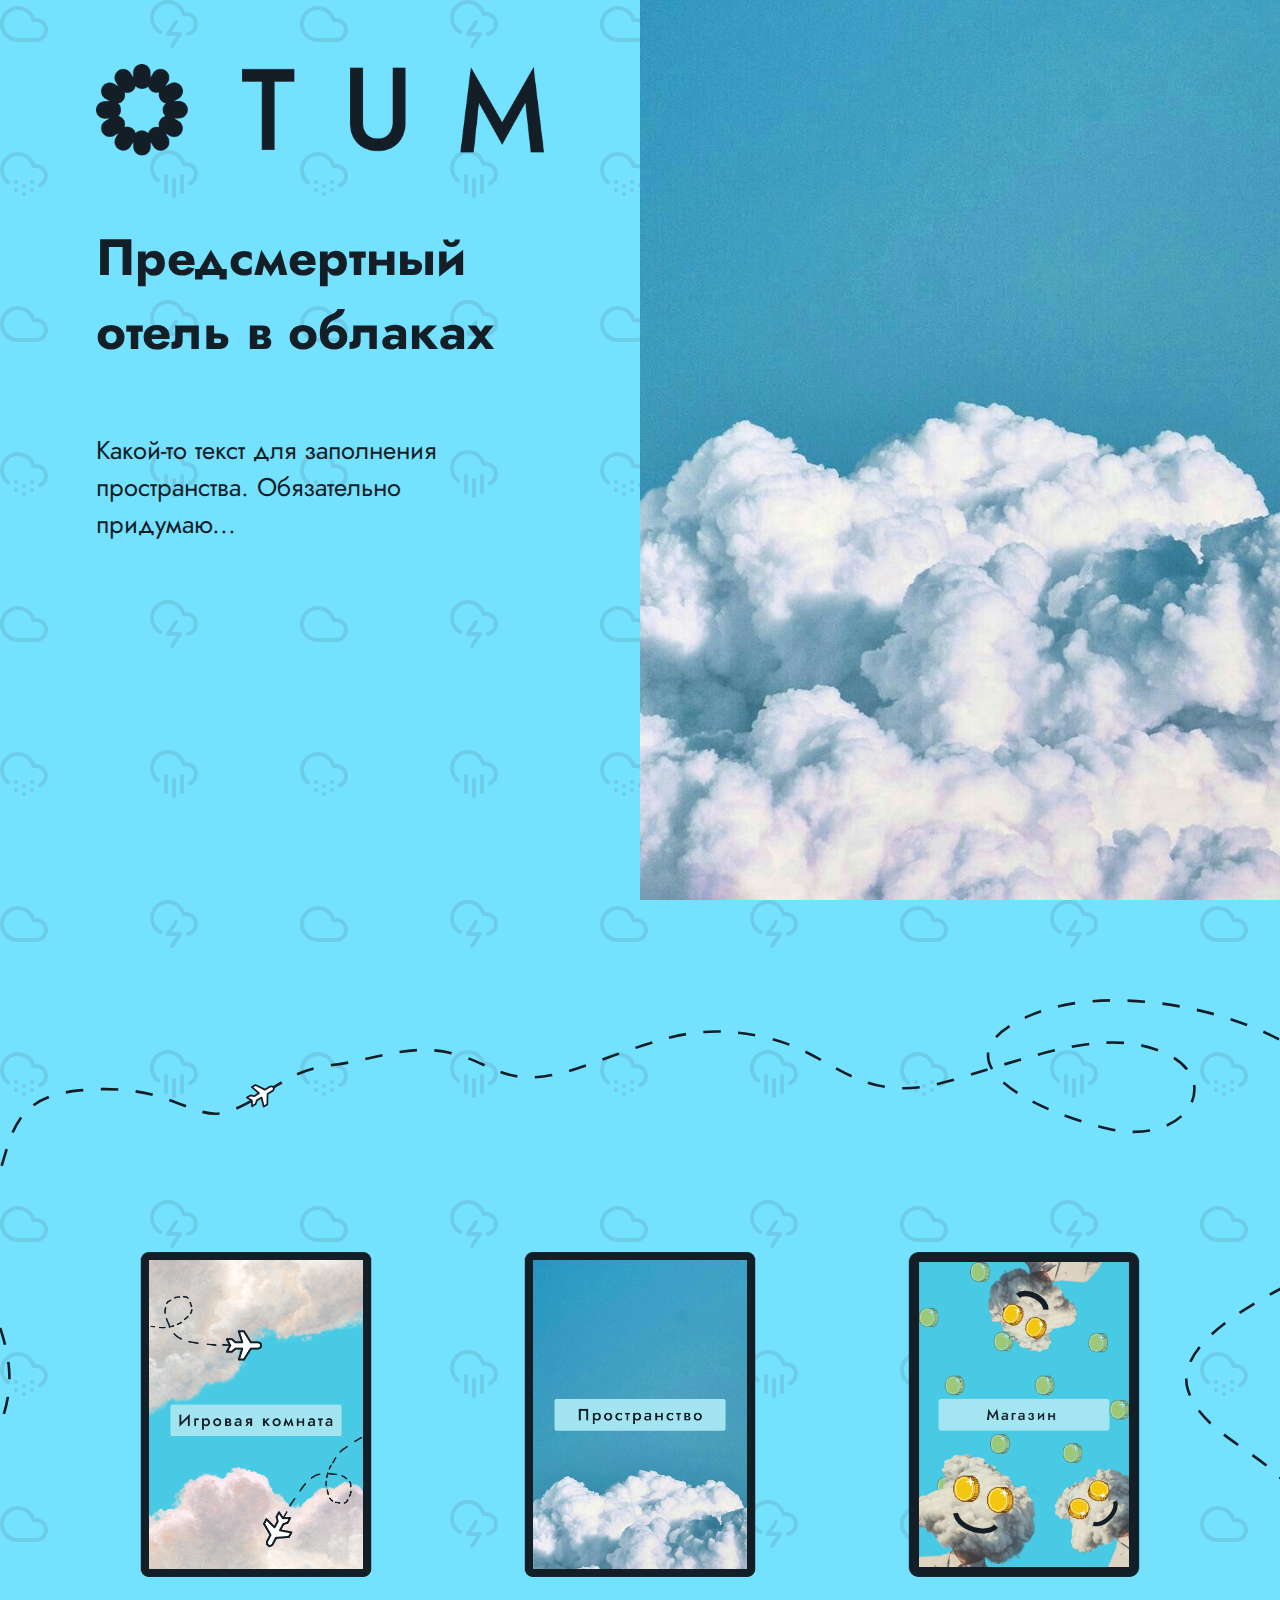
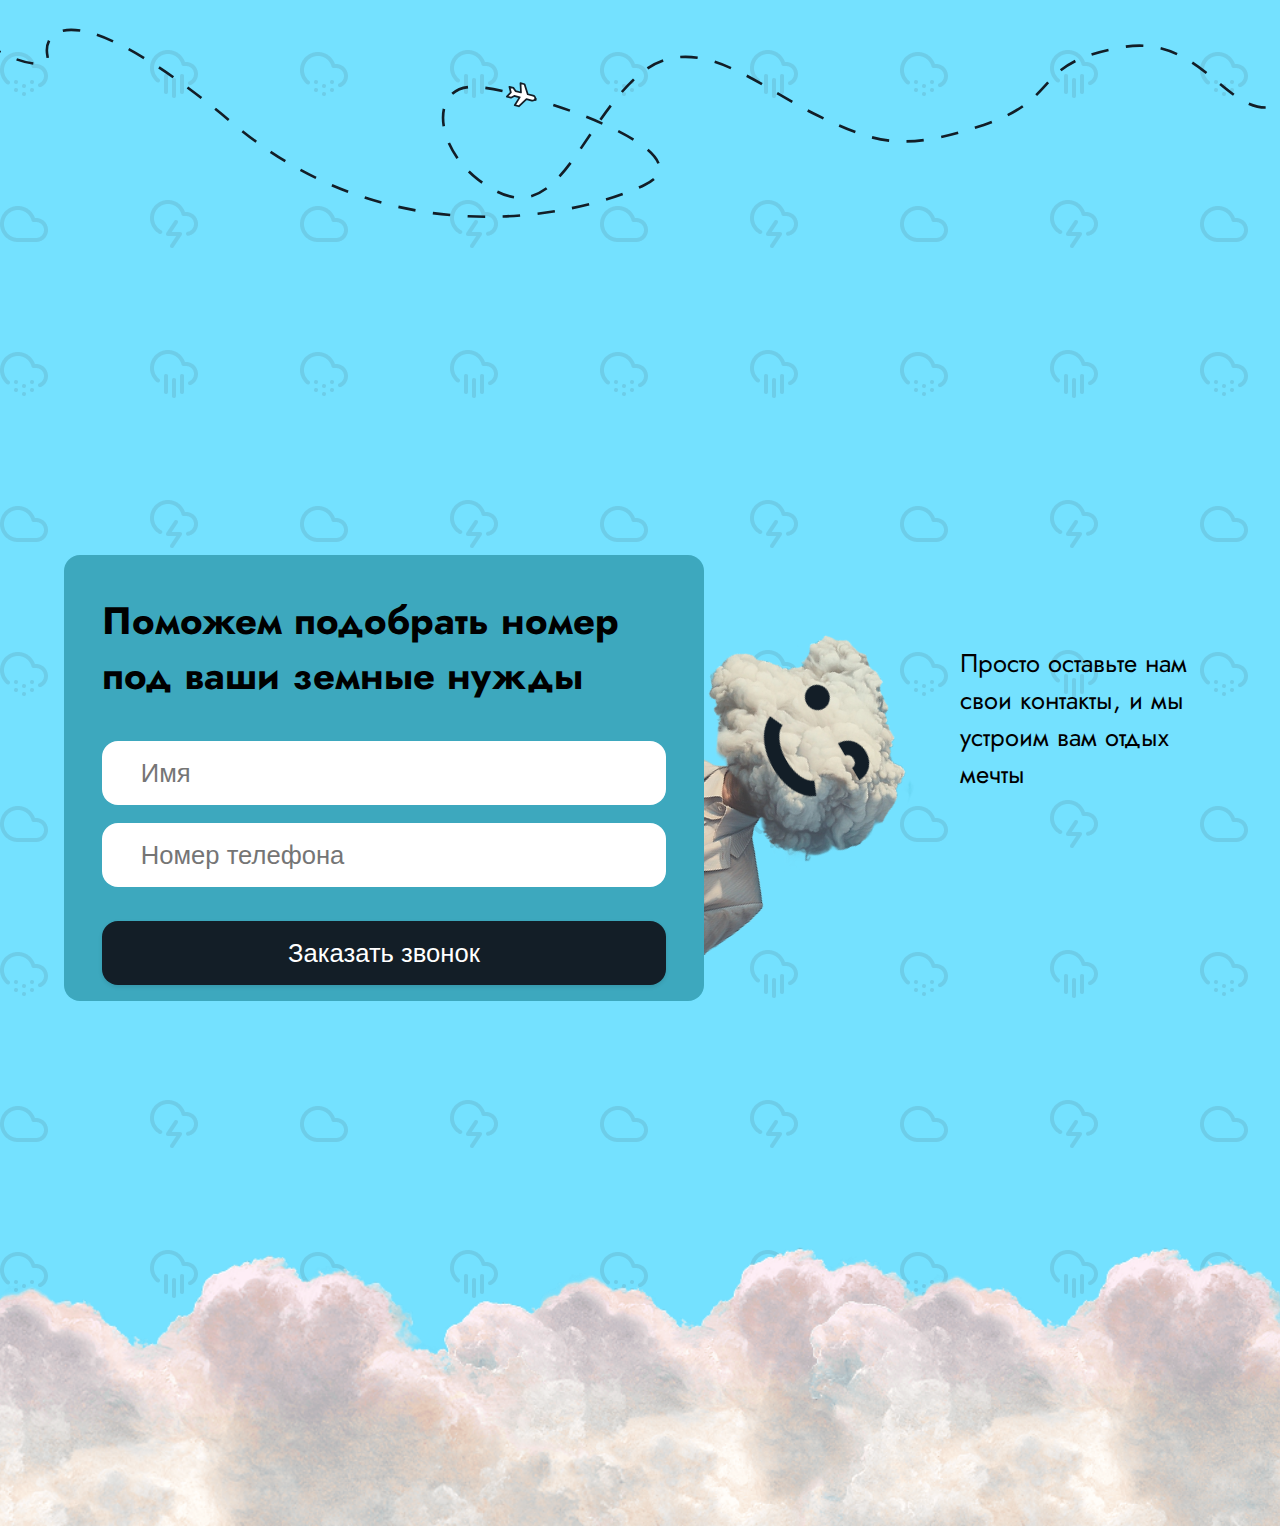
<file: index.html>
<!DOCTYPE html>
<html lang="ru">
<head>
    <meta charset="UTF-8">
    <meta name="viewport" content="width=device-width, initial-scale=1.0, maximum-scale=1.0, user-scalable=no">
    <title>OTUM</title>
    <link rel="stylesheet" href="style.css" >
    <link rel="stylesheet" href="welcome.css" >
    <link rel="stylesheet" href="project-gallery.css" >
    <link rel="stylesheet" href="flying-plane.css" >
    <link rel="stylesheet" href="callback.css" >
    <link rel="preconnect" href="https://fonts.googleapis.com">
    <link rel="preconnect" href="https://fonts.gstatic.com" crossorigin>
    <link href="https://fonts.googleapis.com/css2?family=Jost:wght@400;700&display=swap" rel="stylesheet">
</head>
<body>
    <!-- Приветствие -->
    <section class="welcome-section">
        <div class="background"></div>

        <div class="logo-container">
            <img src="images/logo.png" class="logo-image" alt="Логотип"/>

            <h2 class="welcome-h2">Предсмертный отель в облаках</h2>

            <p class="welcome-h3">Какой-то текст для заполнения пространства. Обязательно придумаю...</p>
        </div>
    </section>

    <!-- Летающие самолётики -->
    <div>
        <svg class="plane-path" viewBox="0 0 1610 950" xmlns="http://www.w3.org/2000/svg">
            <!-- Траектория -->
            <path
                    id="traj"
                    d="M60.5701 228.508C89.6171 172.686 74.0701 113.808 164.07 105.008C276.57 94.0082 294.07 148.008 341.57 126.508C389.07 105.008 403.57 81.5083 452.57 76.0083C501.57 70.5083 541.07 50.0083 592.07 63.0083C643.07 76.0083 654.07 108.508 744.57 76.0083C835.07 43.5082 873.07 27.0081 951.07 45.0082C1029.07 63.0083 1054.07 125.008 1159.57 94.0082C1265.07 63.0083 1339.57 32.0083 1406.57 63.0083C1473.57 94.0082 1429.57 170.508 1339.07 148.508C1248.57 126.508 1138.07 68.5082 1250.57 19.5082C1363.07 -29.4918 1573.57 32.5082 1597.07 105.008C1620.57 177.508 1603.57 294.008 1578.57 310.008C1553.57 326.008 1411.57 384.008 1431.57 447.508C1451.57 511.008 1553.57 524.008 1566.07 602.008C1578.57 680.008 1646.07 709.008 1566.07 787.008C1486.07 865.008 1464.57 723.508 1357.57 741.508C1250.57 759.508 1290.57 799.508 1198.07 830.508C1105.57 861.508 1075.07 852.008 1007.57 819.508C940.07 787.008 865.57 716.008 800.57 776.008C735.57 836.008 712.07 942.508 641.07 906.508C570.07 870.508 560.57 787.008 613.57 787.008C666.57 787.008 891.07 861.508 809.57 899.508C728.07 937.508 519.07 979.508 341.57 830.508C164.07 681.508 120.07 718.008 127.57 752.508C135.07 787.008 -88.43 710.508 44.07 536.508C150.07 397.308 4.96898 335.362 60.5701 228.508Z"
                    fill="none" stroke="#131E27" stroke-width="3" stroke-dasharray="20 20"
            />

            <!-- 3 самолта -->
            <g transform="translate(-17.5,-14.5)">
                <path d="M24.1656 11.2587H30.5656C31.4143 11.2587 32.2283 11.5631 32.8284 12.1048C33.4285 12.6466 33.7656 13.3814 33.7656 14.1476C33.7656 14.9138 33.4285 15.6486 32.8284 16.1903C32.2283 16.7321 31.4143 17.0365 30.5656 17.0365H24.1656L17.7656 27.1476H12.9656L16.1656 17.0365H9.76563L6.56563 19.9254H1.76562L4.96563 14.1476L1.76562 8.36981H6.56563L9.76563 11.2587H16.1656L12.9656 1.14758H17.7656L24.1656 11.2587Z"
                      fill="white" stroke="#131E27" stroke-width="2" stroke-linecap="round" stroke-linejoin="round"/>
                <animateMotion
                        dur="12s"
                        repeatCount="indefinite"
                        rotate="auto"
                >
                    <mpath xlink:href="#traj"/>
                </animateMotion>
            </g>
            <g transform="translate(-17.5,-14.5)">
                <path d="M24.1656 11.2587H30.5656C31.4143 11.2587 32.2283 11.5631 32.8284 12.1048C33.4285 12.6466 33.7656 13.3814 33.7656 14.1476C33.7656 14.9138 33.4285 15.6486 32.8284 16.1903C32.2283 16.7321 31.4143 17.0365 30.5656 17.0365H24.1656L17.7656 27.1476H12.9656L16.1656 17.0365H9.76563L6.56563 19.9254H1.76562L4.96563 14.1476L1.76562 8.36981H6.56563L9.76563 11.2587H16.1656L12.9656 1.14758H17.7656L24.1656 11.2587Z"
                      fill="white" stroke="#131E27" stroke-width="2" stroke-linecap="round" stroke-linejoin="round"/>
                <animateMotion
                        dur="12s"
                        repeatCount="indefinite"
                        rotate="auto"
                        begin="-4s"
                >
                    <mpath xlink:href="#traj"/>
                </animateMotion>
            </g>
            <g transform="translate(-17.5,-14.5)">
                <path d="M24.1656 11.2587H30.5656C31.4143 11.2587 32.2283 11.5631 32.8284 12.1048C33.4285 12.6466 33.7656 13.3814 33.7656 14.1476C33.7656 14.9138 33.4285 15.6486 32.8284 16.1903C32.2283 16.7321 31.4143 17.0365 30.5656 17.0365H24.1656L17.7656 27.1476H12.9656L16.1656 17.0365H9.76563L6.56563 19.9254H1.76562L4.96563 14.1476L1.76562 8.36981H6.56563L9.76563 11.2587H16.1656L12.9656 1.14758H17.7656L24.1656 11.2587Z"
                      fill="white" stroke="#131E27" stroke-width="2" stroke-linecap="round" stroke-linejoin="round"/>
                <animateMotion
                        dur="12s"
                        repeatCount="indefinite"
                        rotate="auto"
                        begin="-8s"
                >
                    <mpath xlink:href="#traj"/>
                </animateMotion>
            </g>
        </svg>
    </div>

    <!-- Галерея проектов -->
    <section class="gallery-section">
        <div class="slider">
            <div class="slides">
                <img class="playroom-image" src="images/playroom.png" alt="Карточка проекта Интерактивный плакат" onclick="window.location.href='https://aliskinaborisa.github.io/otum_module3/'">
                <img class="space-image" src="images/space.png" alt="Карточка проекта Пространство" onclick="window.location.href='space/space.html'"/>
                <img class="shop-image" src="images/shop.png" alt="Карточка магазина" onclick="window.location.href='shop/shop.html'"/>
                <img class="book-image" src="images/book.png" alt="Карточка книги" onclick="window.location.href='error/error.html'"/>
                <img class="events-image" src="images/events.png" alt="Карточка проекта плакатов" onclick="window.location.href='event/event.html'"/>
            </div>
            <img class="left-chevron" src="images/left-chevron.svg" alt="Стрелочка в лево"/>
            <img class="right-chevron" src="images/right-chevron.svg" alt="Стрелочка в право"/>
        </div>
    </section>

    <!-- Обратная связь -->
    <section class="callback-section">
        <p class="winked-man-text">Просто оставьте нам свои контакты, и мы устроим вам отдых мечты</p>
        <img class="winked-man" src="images/winked_man.png" alt="Подмигивающий чувачёк" />
        <div class="card-container">
            <div class="card-content">
                <p class="card-title">Поможем подобрать номер под ваши земные нужды</p>
                <input type="text" placeholder="Имя"/>
                <input type="text" placeholder="Номер телефона"/>
                <button class="button" onclick="window.location.href='error/error.html'">Заказать звонок</button>
            </div>
        </div>
    </section>

    <img class="footer-image" src="images/cliped-footer-cloud.png" alt="Подвальное облако" />

    <script src="gallery-slider.js"></script>
</body>
</html>
</file>
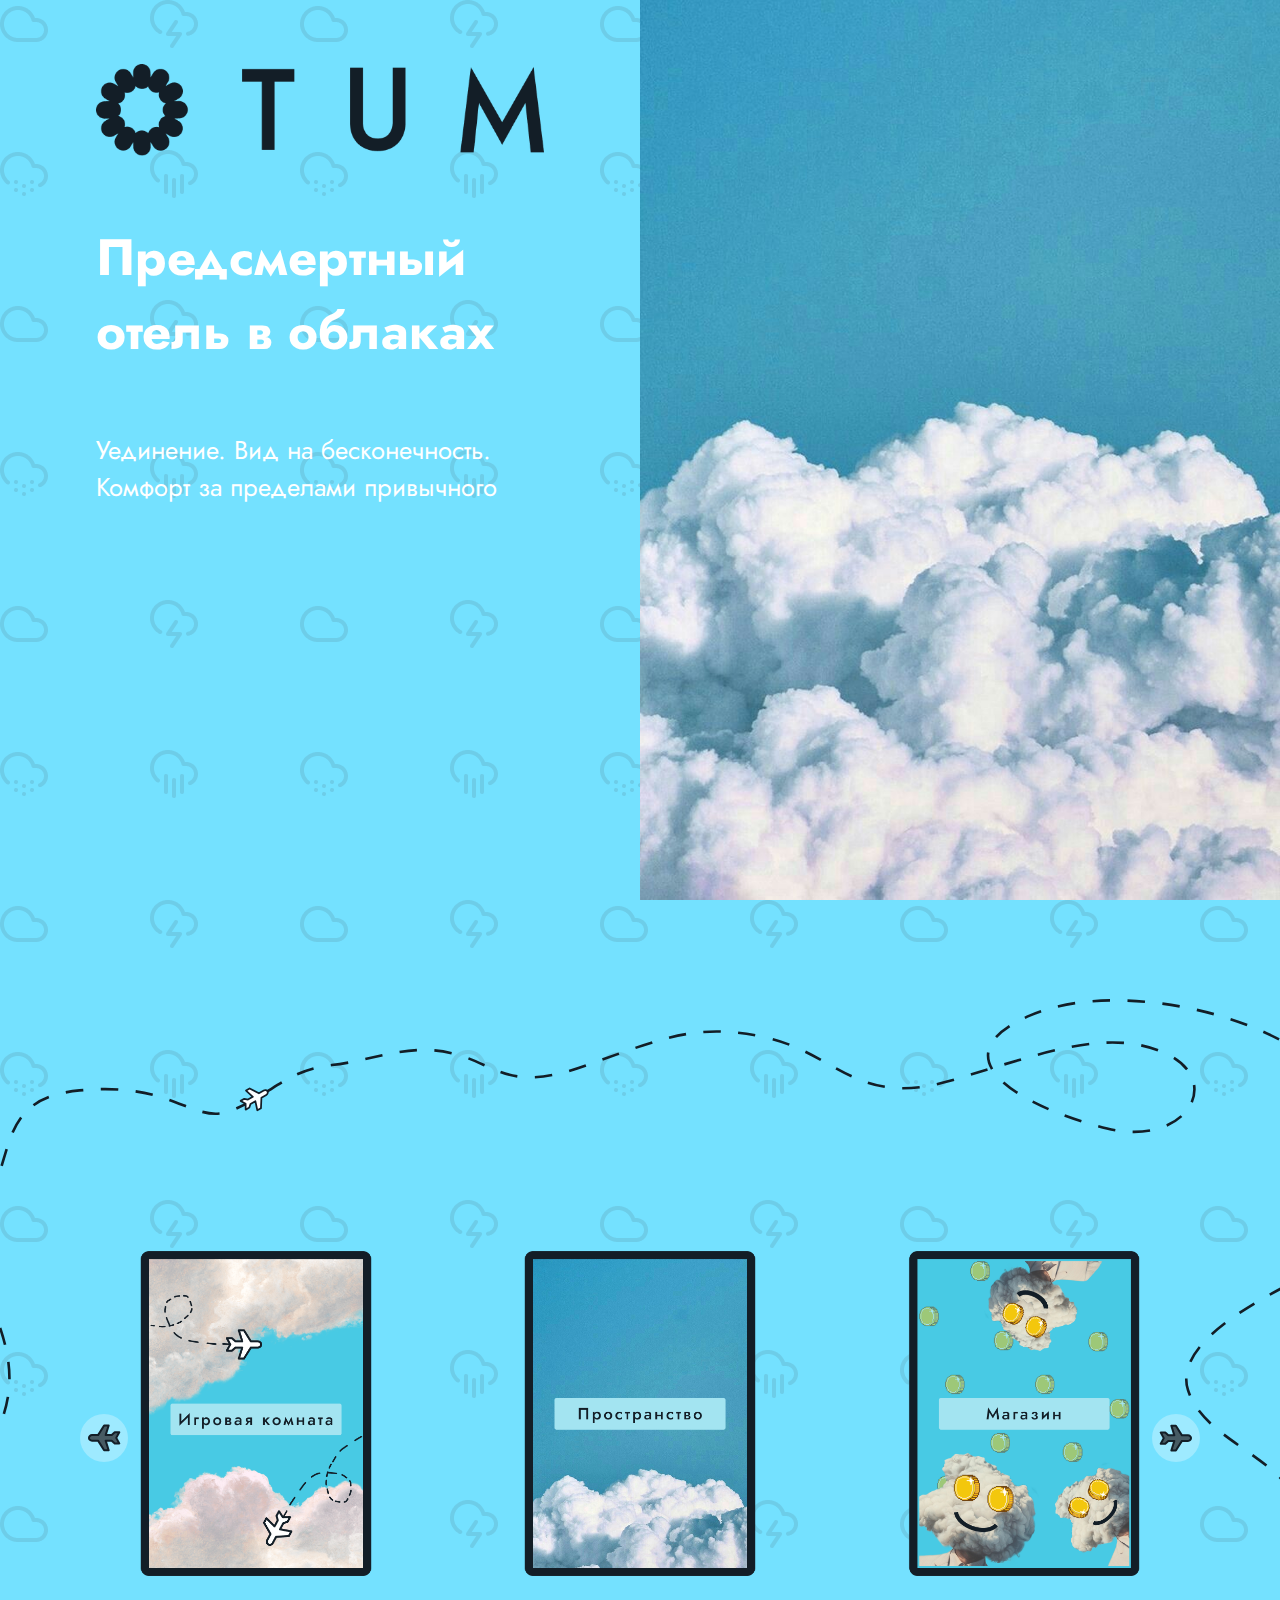
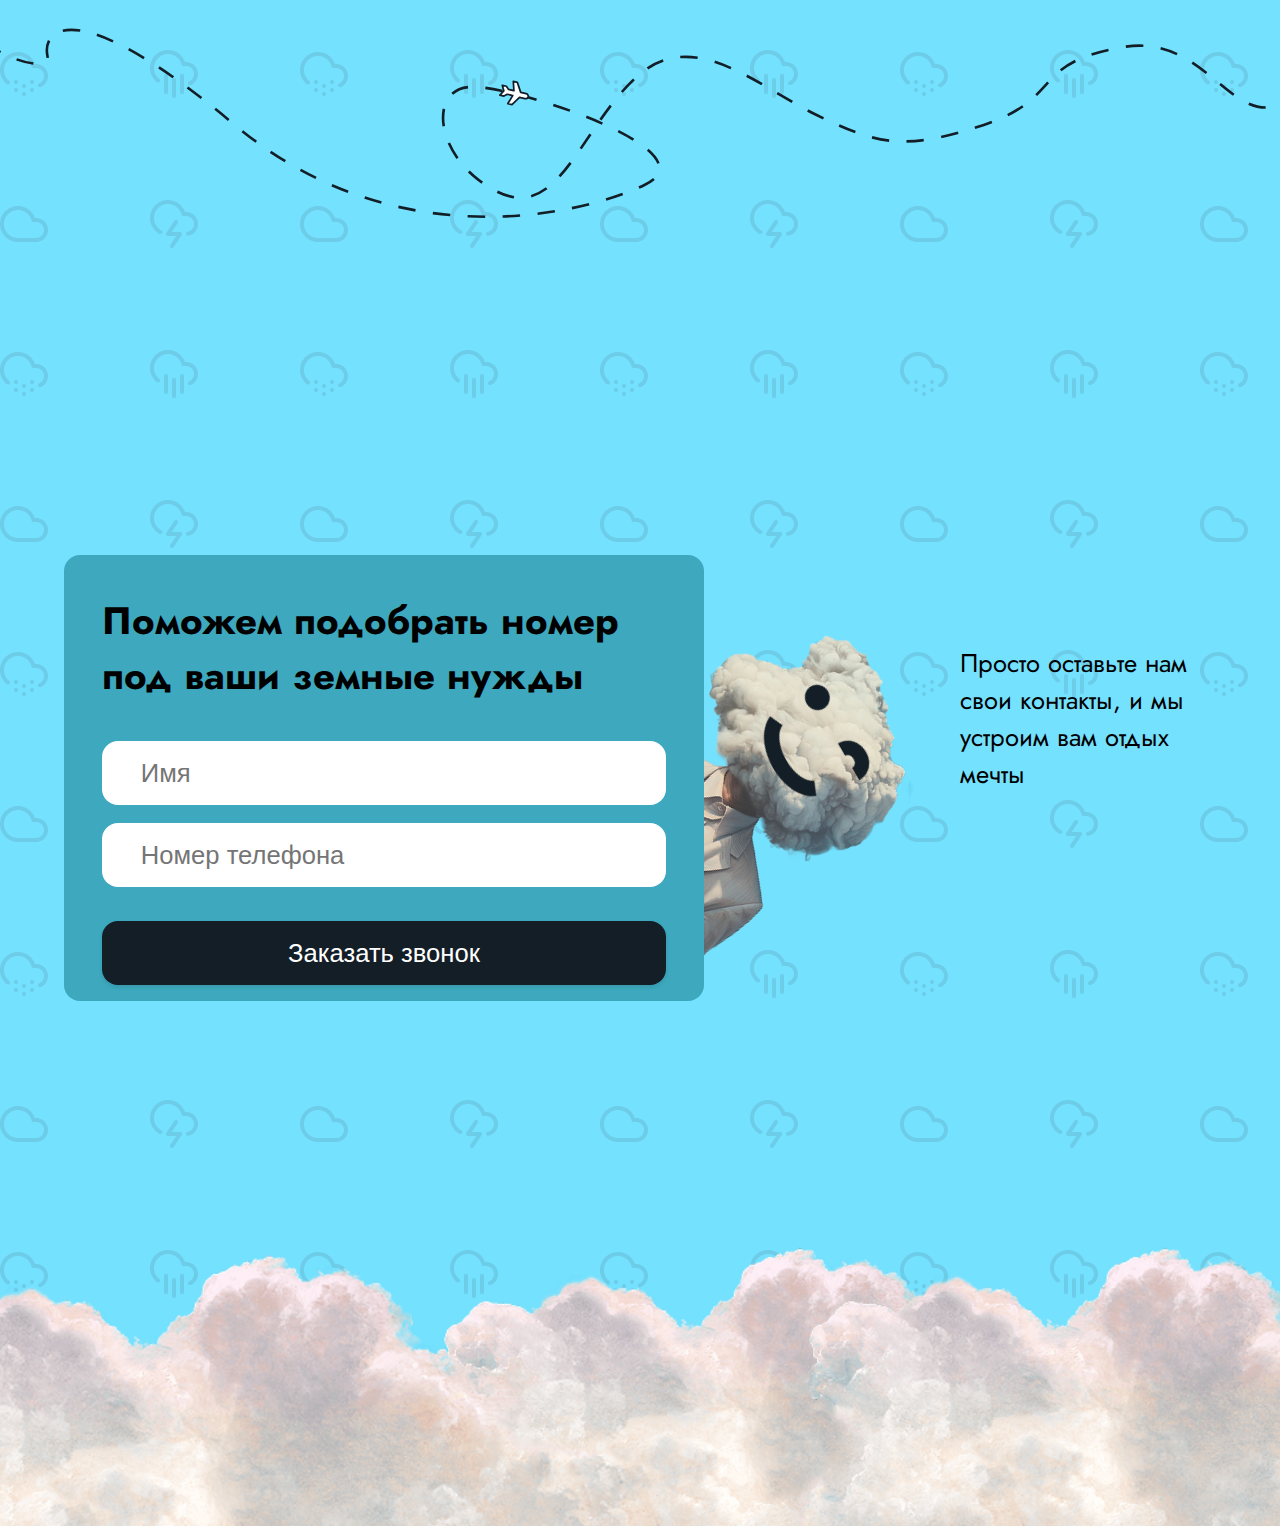
<file: images/index.html>
<!DOCTYPE html>
<html lang="ru">
<head>
    <meta charset="UTF-8">
    <meta name="viewport" content="width=device-width, initial-scale=1.0, maximum-scale=1.0, user-scalable=no">
    <title>OTUM</title>
    <link rel="shortcut icon" href="images/icon.png" type="image/png">
    <link rel="stylesheet" href="style.css" >
    <link rel="stylesheet" href="welcome.css" >
    <link rel="stylesheet" href="project-gallery.css" >
    <link rel="stylesheet" href="flying-plane.css" >
    <link rel="stylesheet" href="callback.css" >
    <link rel="preconnect" href="https://fonts.googleapis.com">
    <link rel="preconnect" href="https://fonts.gstatic.com" crossorigin>
    <link href="https://fonts.googleapis.com/css2?family=Jost:wght@400;700&display=swap" rel="stylesheet">
</head>
<body>
    <!-- Приветствие -->
    <section class="welcome-section">
        <div class="background"></div>

        <div class="logo-container">
            <img src="images/logo.png" class="logo-image" alt="Логотип"/>

            <h2 class="welcome-h2">Предсмертный отель в облаках</h2>

            <p class="welcome-h3">Уединение. Вид на бесконечность. Комфорт за пределами привычного</p>
        </div>
    </section>

    <!-- Летающие самолётики -->
    <div>
        <svg class="plane-path" viewBox="0 0 1610 950" xmlns="http://www.w3.org/2000/svg">
            <!-- Траектория -->
            <path
                    id="traj"
                    d="M60.5701 228.508C89.6171 172.686 74.0701 113.808 164.07 105.008C276.57 94.0082 294.07 148.008 341.57 126.508C389.07 105.008 403.57 81.5083 452.57 76.0083C501.57 70.5083 541.07 50.0083 592.07 63.0083C643.07 76.0083 654.07 108.508 744.57 76.0083C835.07 43.5082 873.07 27.0081 951.07 45.0082C1029.07 63.0083 1054.07 125.008 1159.57 94.0082C1265.07 63.0083 1339.57 32.0083 1406.57 63.0083C1473.57 94.0082 1429.57 170.508 1339.07 148.508C1248.57 126.508 1138.07 68.5082 1250.57 19.5082C1363.07 -29.4918 1573.57 32.5082 1597.07 105.008C1620.57 177.508 1603.57 294.008 1578.57 310.008C1553.57 326.008 1411.57 384.008 1431.57 447.508C1451.57 511.008 1553.57 524.008 1566.07 602.008C1578.57 680.008 1646.07 709.008 1566.07 787.008C1486.07 865.008 1464.57 723.508 1357.57 741.508C1250.57 759.508 1290.57 799.508 1198.07 830.508C1105.57 861.508 1075.07 852.008 1007.57 819.508C940.07 787.008 865.57 716.008 800.57 776.008C735.57 836.008 712.07 942.508 641.07 906.508C570.07 870.508 560.57 787.008 613.57 787.008C666.57 787.008 891.07 861.508 809.57 899.508C728.07 937.508 519.07 979.508 341.57 830.508C164.07 681.508 120.07 718.008 127.57 752.508C135.07 787.008 -88.43 710.508 44.07 536.508C150.07 397.308 4.96898 335.362 60.5701 228.508Z"
                    fill="none" stroke="#131E27" stroke-width="3" stroke-dasharray="20 20"
            />

            <!-- 3 самолта -->
            <g transform="translate(-17.5,-14.5)">
                <path d="M24.1656 11.2587H30.5656C31.4143 11.2587 32.2283 11.5631 32.8284 12.1048C33.4285 12.6466 33.7656 13.3814 33.7656 14.1476C33.7656 14.9138 33.4285 15.6486 32.8284 16.1903C32.2283 16.7321 31.4143 17.0365 30.5656 17.0365H24.1656L17.7656 27.1476H12.9656L16.1656 17.0365H9.76563L6.56563 19.9254H1.76562L4.96563 14.1476L1.76562 8.36981H6.56563L9.76563 11.2587H16.1656L12.9656 1.14758H17.7656L24.1656 11.2587Z"
                      fill="white" stroke="#131E27" stroke-width="2" stroke-linecap="round" stroke-linejoin="round"/>
                <animateMotion
                        dur="12s"
                        repeatCount="indefinite"
                        rotate="auto"
                >
                    <mpath xlink:href="#traj"/>
                </animateMotion>
            </g>
            <g transform="translate(-17.5,-14.5)">
                <path d="M24.1656 11.2587H30.5656C31.4143 11.2587 32.2283 11.5631 32.8284 12.1048C33.4285 12.6466 33.7656 13.3814 33.7656 14.1476C33.7656 14.9138 33.4285 15.6486 32.8284 16.1903C32.2283 16.7321 31.4143 17.0365 30.5656 17.0365H24.1656L17.7656 27.1476H12.9656L16.1656 17.0365H9.76563L6.56563 19.9254H1.76562L4.96563 14.1476L1.76562 8.36981H6.56563L9.76563 11.2587H16.1656L12.9656 1.14758H17.7656L24.1656 11.2587Z"
                      fill="white" stroke="#131E27" stroke-width="2" stroke-linecap="round" stroke-linejoin="round"/>
                <animateMotion
                        dur="12s"
                        repeatCount="indefinite"
                        rotate="auto"
                        begin="-4s"
                >
                    <mpath xlink:href="#traj"/>
                </animateMotion>
            </g>
            <g transform="translate(-17.5,-14.5)">
                <path d="M24.1656 11.2587H30.5656C31.4143 11.2587 32.2283 11.5631 32.8284 12.1048C33.4285 12.6466 33.7656 13.3814 33.7656 14.1476C33.7656 14.9138 33.4285 15.6486 32.8284 16.1903C32.2283 16.7321 31.4143 17.0365 30.5656 17.0365H24.1656L17.7656 27.1476H12.9656L16.1656 17.0365H9.76563L6.56563 19.9254H1.76562L4.96563 14.1476L1.76562 8.36981H6.56563L9.76563 11.2587H16.1656L12.9656 1.14758H17.7656L24.1656 11.2587Z"
                      fill="white" stroke="#131E27" stroke-width="2" stroke-linecap="round" stroke-linejoin="round"/>
                <animateMotion
                        dur="12s"
                        repeatCount="indefinite"
                        rotate="auto"
                        begin="-8s"
                >
                    <mpath xlink:href="#traj"/>
                </animateMotion>
            </g>
        </svg>
    </div>

    <!-- Галерея проектов -->
    <section class="gallery-section">
        <div class="slider">
            <div class="slides">
                <img class="playroom-image" src="images/playroom.png" alt="Карточка проекта Интерактивный плакат" onclick="window.location.href='https://aliskinaborisa.github.io/otum_module3/'">
                <img class="space-image" src="images/space.png" alt="Карточка проекта Пространство" onclick="window.location.href='space/space.html'"/>
                <img class="shop-image" src="images/shop.png" alt="Карточка магазина" onclick="window.location.href='shop/shop.html'"/>
                <img class="events-image" src="images/events.png" alt="Карточка проекта плакатов" onclick="window.location.href='event/event.html'"/>
                <img class="book-image" src="images/book.png" alt="Карточка книги" onclick="window.location.href='error/error.html'"/>
            </div>
            <img class="left-chevron" src="images/left-chevron.svg" alt="Стрелочка в лево"/>
            <img class="right-chevron" src="images/right-chevron.svg" alt="Стрелочка в право"/>
        </div>
    </section>

    <!-- Обратная связь -->
    <section class="callback-section">
        <p class="winked-man-text">Просто оставьте нам свои контакты, и мы устроим вам отдых мечты</p>
        <img class="winked-man" src="images/winked_man.png" alt="Подмигивающий чувачёк" />
        <div class="card-container">
            <div class="card-content">
                <p class="card-title">Поможем подобрать номер под ваши земные нужды</p>
                <input type="text" placeholder="Имя"/>
                <input type="text" placeholder="Номер телефона"/>
                <button class="button" onclick="window.location.href='error/error.html'">Заказать звонок</button>
            </div>
        </div>
    </section>

    <img class="footer-image" src="images/cliped-footer-cloud.png" alt="Подвальное облако" />

    <script src="gallery-slider.js"></script>
    <script src="mobile-menu.js"></script>
</body>
</html>
</file>
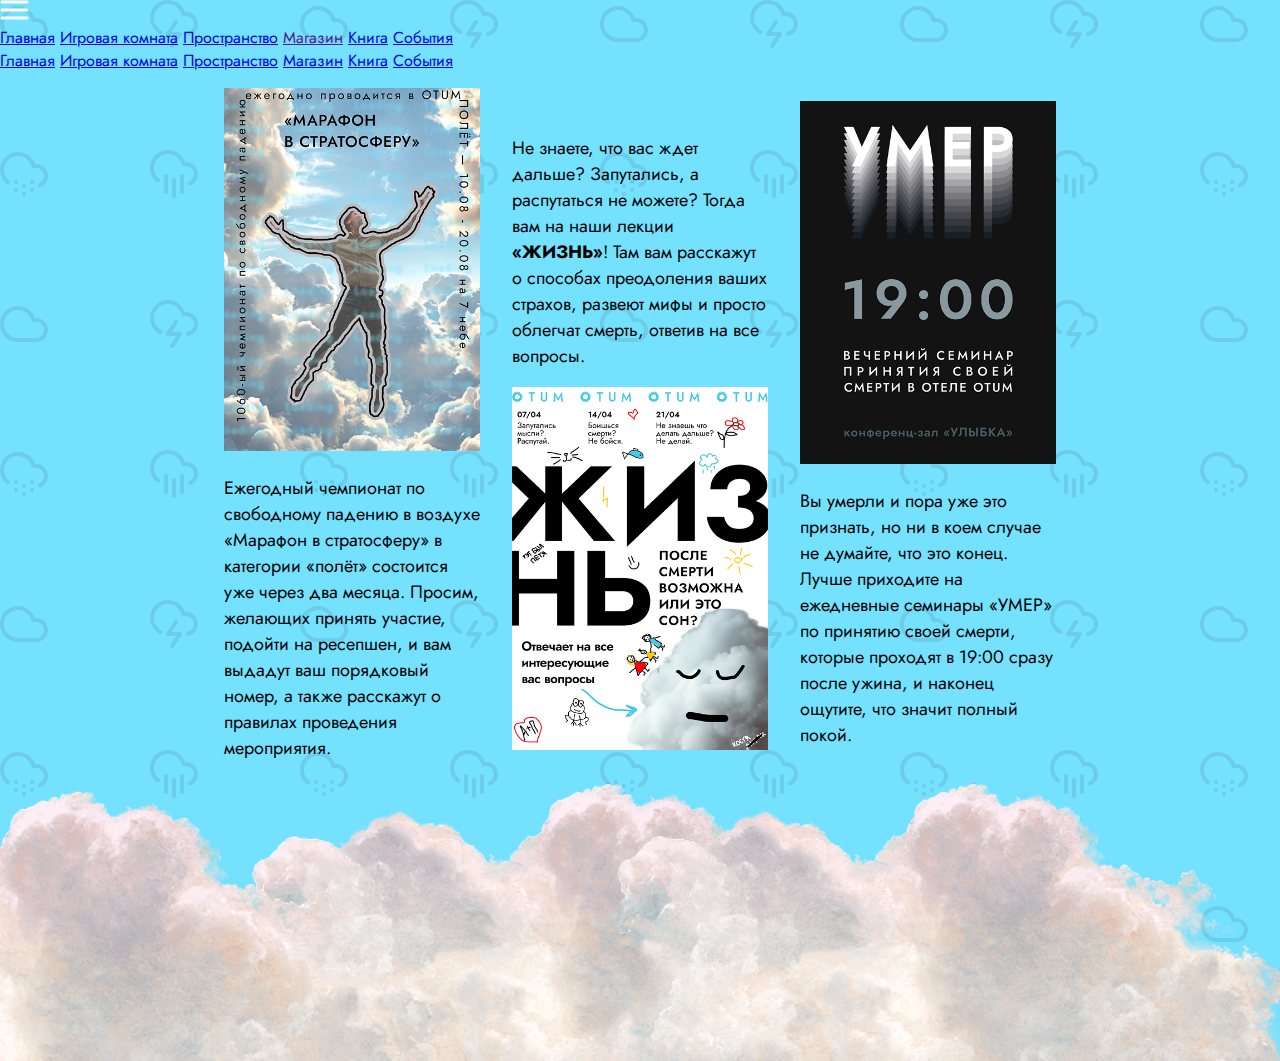
<file: event/event.html>
<!DOCTYPE html>
<html lang="ru">
    <head>
        <meta charset="UTF-8">
        <meta name="viewport" content="width=device-width, initial-scale=1.0, maximum-scale=1.0, user-scalable=no">
        <title>Пространство</title>
        <link rel="shortcut icon" href="../images/icon.png" type="image/png">
        <link rel="stylesheet" href="../style.css" >
        <link rel="stylesheet" href="event.css" >
        <link rel="preconnect" href="https://fonts.googleapis.com">
        <link rel="preconnect" href="https://fonts.gstatic.com" crossorigin>
        <link href="https://fonts.googleapis.com/css2?family=Jost:wght@400;700&display=swap" rel="stylesheet">
        <title>Space</title>
    </head>
    <body>
        <nav class="mobile-menu">
            <div class="menu-icon">
                <svg width="29" height="20" viewBox="0 0 29 20" fill="none" xmlns="http://www.w3.org/2000/svg">
                    <path d="M2 2H27" stroke="white" stroke-width="3" stroke-linecap="round"/>
                    <path d="M2 10H27" stroke="white" stroke-width="3" stroke-linecap="round"/>
                    <path d="M2 18H27" stroke="white" stroke-width="3" stroke-linecap="round"/>
                </svg>
            </div>
            <div class="expand-menu">
                <a href="../index.html">Главная</a>
                <a href="https://aliskinaborisa.github.io/otum_module3/">Игровая комната</a>
                <a href="../space/space.html">Пространство</a>
                <a href="">Магазин</a>
                <a href="../error/error.html">Книга</a>
                <a href="../event/event.html">События</a>
            </div>
        </nav>

        <nav class="navigation-header">
            <a href="../index.html">Главная</a>
            <a href="https://aliskinaborisa.github.io/otum_module3/">Игровая комната</a>
            <a href="../space/space.html">Пространство</a>
            <a href="../shop/shop.html">Магазин</a>
            <a href="../error/error.html">Книга</a>
            <a href="../event/event.html">События</a>
        </nav>

        <main>
            <section class="poster-list">
                <div class="poster-container poster-container-1">
                    <img class="poster-1" src="../images/poster_1.png" alt="Постер 1"/>
                    <p>Ежегодный чемпионат по свободному падению в воздухе «Марафон в стратосферу» в категории «полёт» состоится уже через два месяца. Просим, желающих принять участие, подойти на ресепшен, и вам выдадут ваш порядковый номер, а также расскажут о правилах проведения мероприятия.</p>
                </div>
                <div class="poster-container poster-container-2">
                    <img class="poster-2" src="../images/poster_2.png" alt="Постер 2"/>
                    <p>Не знаете, что вас ждет дальше? Запутались, а распутаться не можете? Тогда вам на наши лекции <b>«ЖИЗНЬ»</b>! Там вам расскажут о способах преодоления ваших страхов, развеют мифы и просто облегчат смерть, ответив на все вопросы.</p>
                </div>
                <div class="poster-container poster-container-3">
                    <img class="poster-3" src="../images/poster_3.png" alt="Постер 3"/>
                    <p>Вы умерли и пора уже это признать, но ни в коем случае не думайте, что это конец. Лучше приходите на ежедневные семинары «УМЕР» по принятию своей смерти, которые проходят в 19:00 сразу после ужина, и наконец ощутите, что значит полный покой.</p>
                </div>
            </section>

            <img class="footer-image" src="../images/cliped-footer-cloud.png" alt="Подвальное облако" />
        </main>

        <script src="../mobile-menu.js"></script>
    </body>
</html>
</file>
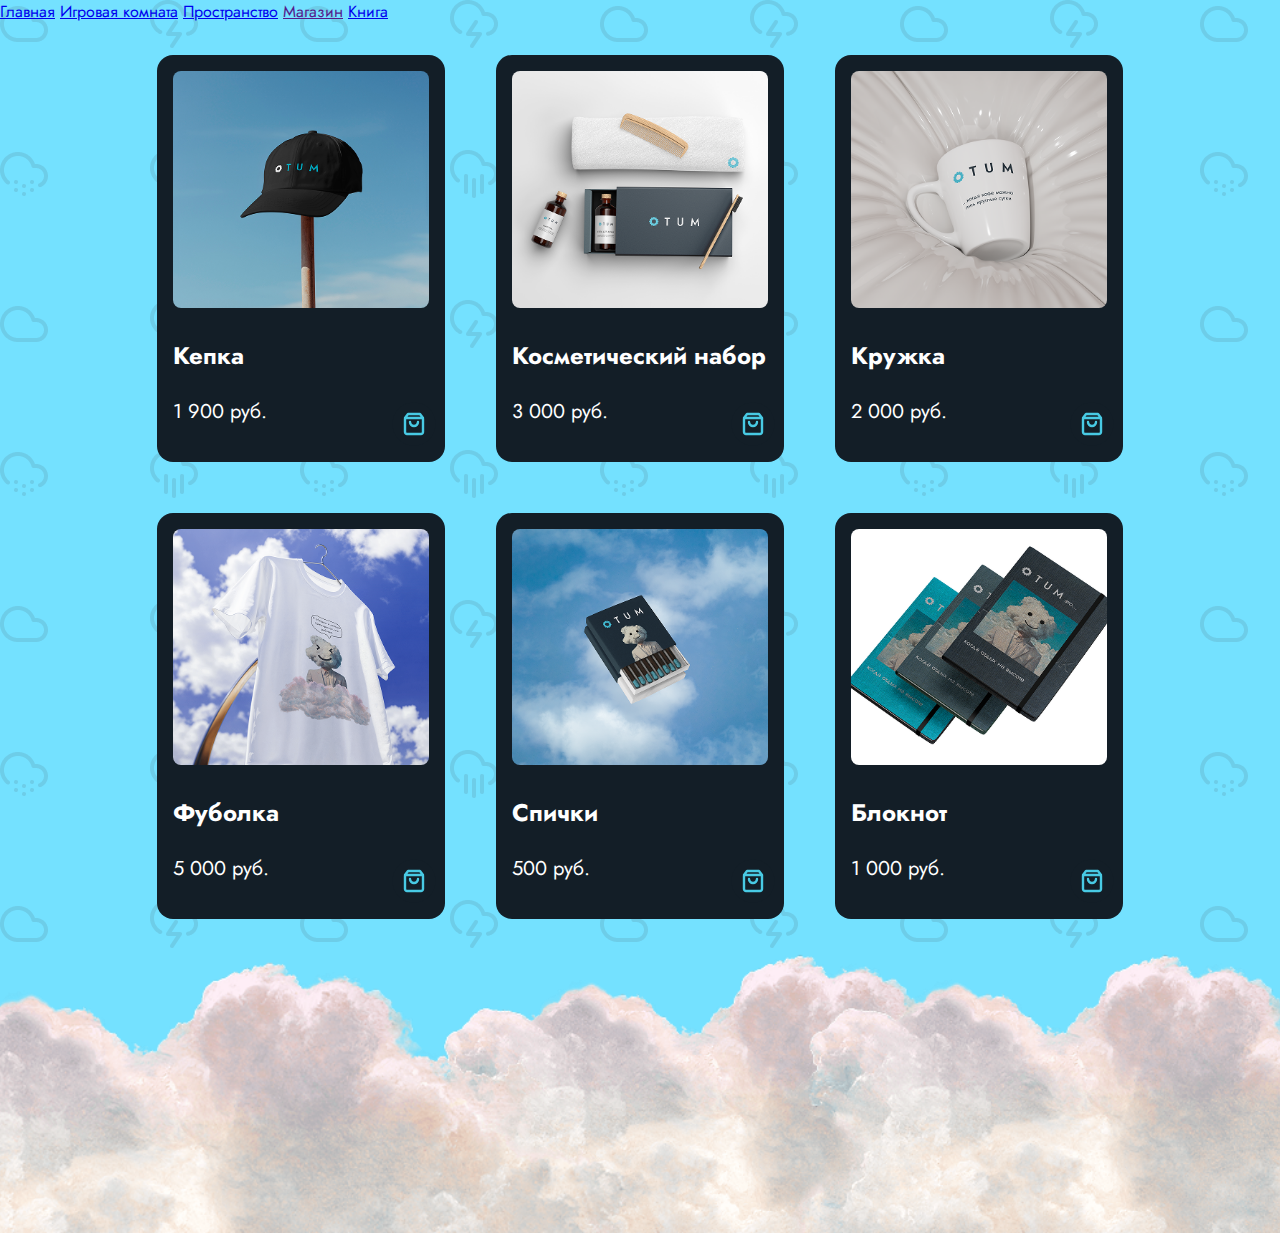
<file: shop/shop.html>
<!DOCTYPE html>
<html lang="ru">
<head>
    <meta charset="UTF-8">
    <meta name="viewport" content="width=device-width, initial-scale=1.0, maximum-scale=1.0, user-scalable=no">
    <link rel="stylesheet" href="../style.css" >
    <link rel="stylesheet" href="shop.css" >
    <!-- Шрифт -->
    <link rel="preconnect" href="https://fonts.googleapis.com">
    <link rel="preconnect" href="https://fonts.gstatic.com" crossorigin>
    <link href="https://fonts.googleapis.com/css2?family=Jost:wght@400;700&display=swap" rel="stylesheet">
    <title>Shop</title>
</head>
<body>
    <div class="navigation-header">
        <a href="../index.html">Главная</a>
        <a href="https://aliskinaborisa.github.io/otum_module3/">Игровая комната</a>
        <a href="../space/space.html">Пространство</a>
        <a href="">Магазин</a>
        <a href="../error/error.html">Книга</a>
    </div>

    <section class="product-list">
        <div class="product-container">
            <img class="product-image" src="../images/cap.png" alt="Продукт" />
            <p class="product-name">Кепка</p>
            <p class="price">1 900 руб.</p>
            <svg class="shopping-bag" onclick="window.location.href='../error/error.html'" width="20" height="20" viewBox="0 0 20 20" fill="none" xmlns="http://www.w3.org/2000/svg">
                <path d="M2.5 5.00008L5 1.66675H15L17.5 5.00008M2.5 5.00008V16.6667C2.5 17.1088 2.67559 17.5327 2.98816 17.8453C3.30072 18.1578 3.72464 18.3334 4.16667 18.3334H15.8333C16.2754 18.3334 16.6993 18.1578 17.0118 17.8453C17.3244 17.5327 17.5 17.1088 17.5 16.6667V5.00008M2.5 5.00008H17.5M13.3333 8.33341C13.3333 9.21747 12.9821 10.0653 12.357 10.6904C11.7319 11.3156 10.8841 11.6667 10 11.6667C9.11595 11.6667 8.2681 11.3156 7.64298 10.6904C7.01786 10.0653 6.66667 9.21747 6.66667 8.33341" stroke="#48CAE4" stroke-width="2" stroke-linecap="round" stroke-linejoin="round"/>
            </svg>
        </div>
        <div class="product-container">
            <img class="product-image" src="../images/cosmetic.png" alt="Продукт"/>
            <p class="product-name">Косметический набор</p>
            <p class="price">3 000 руб.</p>
            <svg class="shopping-bag" onclick="window.location.href='../error/error.html'" width="20" height="20" viewBox="0 0 20 20" fill="none" xmlns="http://www.w3.org/2000/svg">
                <path d="M2.5 5.00008L5 1.66675H15L17.5 5.00008M2.5 5.00008V16.6667C2.5 17.1088 2.67559 17.5327 2.98816 17.8453C3.30072 18.1578 3.72464 18.3334 4.16667 18.3334H15.8333C16.2754 18.3334 16.6993 18.1578 17.0118 17.8453C17.3244 17.5327 17.5 17.1088 17.5 16.6667V5.00008M2.5 5.00008H17.5M13.3333 8.33341C13.3333 9.21747 12.9821 10.0653 12.357 10.6904C11.7319 11.3156 10.8841 11.6667 10 11.6667C9.11595 11.6667 8.2681 11.3156 7.64298 10.6904C7.01786 10.0653 6.66667 9.21747 6.66667 8.33341" stroke="#48CAE4" stroke-width="2" stroke-linecap="round" stroke-linejoin="round"/>
            </svg>
        </div>
        <div class="product-container">
            <img class="product-image" src="../images/cup.png" alt="Продукт"/>
            <p class="product-name">Кружка</p>
            <p class="price">2 000 руб.</p>
            <svg class="shopping-bag" onclick="window.location.href='../error/error.html'" width="20" height="20" viewBox="0 0 20 20" fill="none" xmlns="http://www.w3.org/2000/svg">
                <path d="M2.5 5.00008L5 1.66675H15L17.5 5.00008M2.5 5.00008V16.6667C2.5 17.1088 2.67559 17.5327 2.98816 17.8453C3.30072 18.1578 3.72464 18.3334 4.16667 18.3334H15.8333C16.2754 18.3334 16.6993 18.1578 17.0118 17.8453C17.3244 17.5327 17.5 17.1088 17.5 16.6667V5.00008M2.5 5.00008H17.5M13.3333 8.33341C13.3333 9.21747 12.9821 10.0653 12.357 10.6904C11.7319 11.3156 10.8841 11.6667 10 11.6667C9.11595 11.6667 8.2681 11.3156 7.64298 10.6904C7.01786 10.0653 6.66667 9.21747 6.66667 8.33341" stroke="#48CAE4" stroke-width="2" stroke-linecap="round" stroke-linejoin="round"/>
            </svg>
        </div>
        <div class="product-container">
            <img class="product-image" src="../images/tshirt.png" alt="Продукт"/>
            <p class="product-name">Фуболка</p>
            <p class="price">5 000 руб.</p>
            <svg class="shopping-bag" onclick="window.location.href='../error/error.html'" width="20" height="20" viewBox="0 0 20 20" fill="none" xmlns="http://www.w3.org/2000/svg">
                <path d="M2.5 5.00008L5 1.66675H15L17.5 5.00008M2.5 5.00008V16.6667C2.5 17.1088 2.67559 17.5327 2.98816 17.8453C3.30072 18.1578 3.72464 18.3334 4.16667 18.3334H15.8333C16.2754 18.3334 16.6993 18.1578 17.0118 17.8453C17.3244 17.5327 17.5 17.1088 17.5 16.6667V5.00008M2.5 5.00008H17.5M13.3333 8.33341C13.3333 9.21747 12.9821 10.0653 12.357 10.6904C11.7319 11.3156 10.8841 11.6667 10 11.6667C9.11595 11.6667 8.2681 11.3156 7.64298 10.6904C7.01786 10.0653 6.66667 9.21747 6.66667 8.33341" stroke="#48CAE4" stroke-width="2" stroke-linecap="round" stroke-linejoin="round"/>
            </svg>
        </div>
        <div class="product-container">
            <img class="product-image" src="../images/matches.png" alt="Продукт"/>
            <p class="product-name">Спички</p>
            <p class="price">500 руб.</p>
            <svg class="shopping-bag" onclick="window.location.href='../error/error.html'" width="20" height="20" viewBox="0 0 20 20" fill="none" xmlns="http://www.w3.org/2000/svg">
                <path d="M2.5 5.00008L5 1.66675H15L17.5 5.00008M2.5 5.00008V16.6667C2.5 17.1088 2.67559 17.5327 2.98816 17.8453C3.30072 18.1578 3.72464 18.3334 4.16667 18.3334H15.8333C16.2754 18.3334 16.6993 18.1578 17.0118 17.8453C17.3244 17.5327 17.5 17.1088 17.5 16.6667V5.00008M2.5 5.00008H17.5M13.3333 8.33341C13.3333 9.21747 12.9821 10.0653 12.357 10.6904C11.7319 11.3156 10.8841 11.6667 10 11.6667C9.11595 11.6667 8.2681 11.3156 7.64298 10.6904C7.01786 10.0653 6.66667 9.21747 6.66667 8.33341" stroke="#48CAE4" stroke-width="2" stroke-linecap="round" stroke-linejoin="round"/>
            </svg>
        </div>
        <div class="product-container">
            <img class="product-image" src="../images/notebook.png" alt="Продукт"/>
            <p class="product-name">Блокнот</p>
            <p class="price">1 000 руб.</p>
            <svg class="shopping-bag" onclick="window.location.href='../error/error.html'" width="20" height="20" viewBox="0 0 20 20" fill="none" xmlns="http://www.w3.org/2000/svg">
                <path d="M2.5 5.00008L5 1.66675H15L17.5 5.00008M2.5 5.00008V16.6667C2.5 17.1088 2.67559 17.5327 2.98816 17.8453C3.30072 18.1578 3.72464 18.3334 4.16667 18.3334H15.8333C16.2754 18.3334 16.6993 18.1578 17.0118 17.8453C17.3244 17.5327 17.5 17.1088 17.5 16.6667V5.00008M2.5 5.00008H17.5M13.3333 8.33341C13.3333 9.21747 12.9821 10.0653 12.357 10.6904C11.7319 11.3156 10.8841 11.6667 10 11.6667C9.11595 11.6667 8.2681 11.3156 7.64298 10.6904C7.01786 10.0653 6.66667 9.21747 6.66667 8.33341" stroke="#48CAE4" stroke-width="2" stroke-linecap="round" stroke-linejoin="round"/>
            </svg>
        </div>
    </section>

    <img class="footer-image" src="../images/cliped-footer-cloud.png" alt="Подвальное облако" />
</body>
</html>
</file>
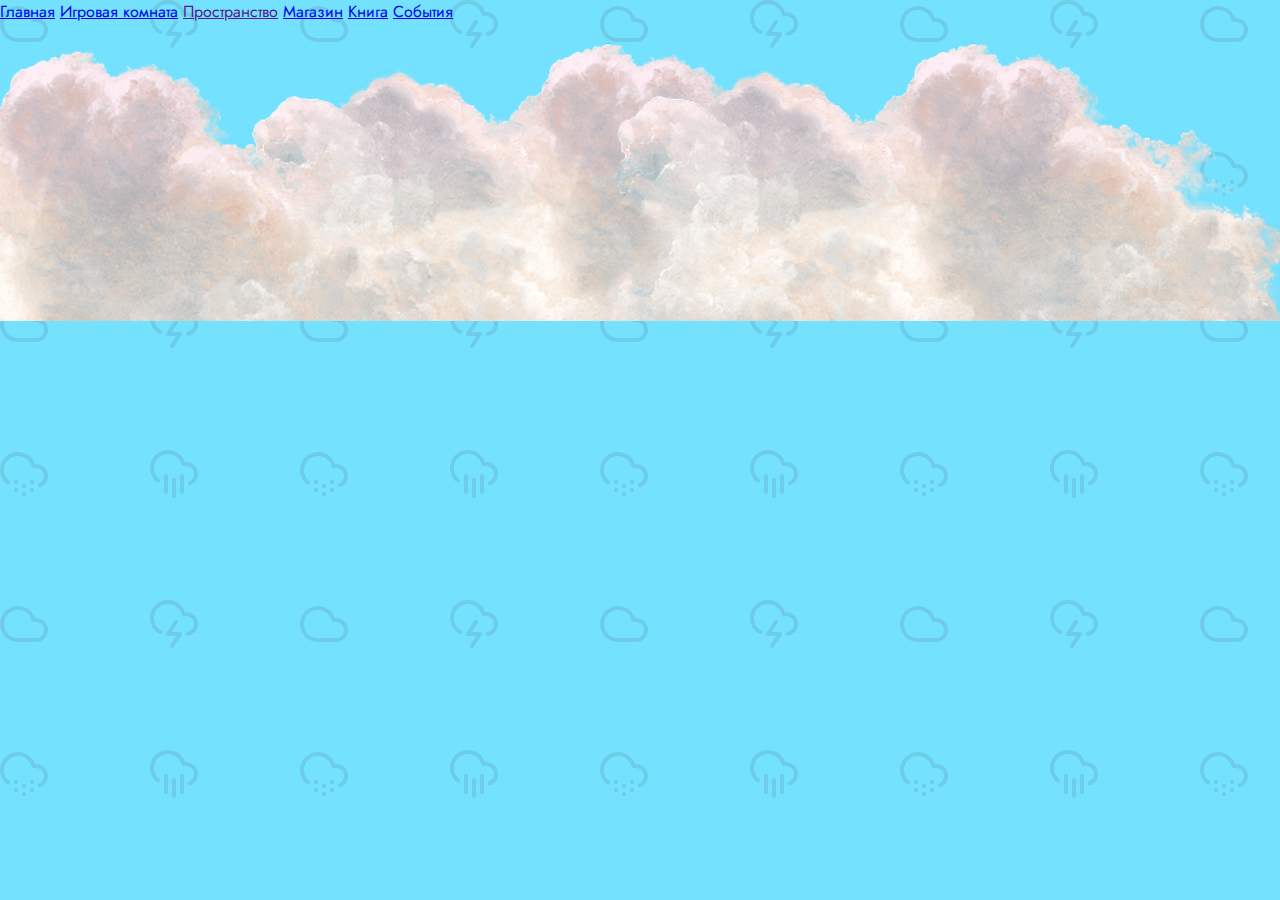
<file: space/space.html>
<!DOCTYPE html>
<html lang="ru">
    <head>
        <meta charset="UTF-8">
        <meta name="viewport" content="width=device-width, initial-scale=1.0, maximum-scale=1.0, user-scalable=no">
        <title>Пространство</title>
        <link rel="stylesheet" href="../style.css" >
        <link rel="stylesheet" href="space.css" >
        <link rel="preconnect" href="https://fonts.googleapis.com">
        <link rel="preconnect" href="https://fonts.gstatic.com" crossorigin>
        <link href="https://fonts.googleapis.com/css2?family=Jost:wght@400;700&display=swap" rel="stylesheet">
        <title>Space</title>
    </head>
    <body>
        <div class="navigation-header">
            <a href="../index.html">Главная</a>
            <a href="https://aliskinaborisa.github.io/otum_module3/">Игровая комната</a>
            <a href="">Пространство</a>
            <a href="../shop/shop.html">Магазин</a>
            <a href="../error/error.html">Книга</a>
            <a href="../event/event.html">События</a>
        </div>

        <main>

            <img class="footer-image" src="../images/cliped-footer-cloud.png" alt="Подвальное облако" />
        </main>

    </body>
</html>
</file>
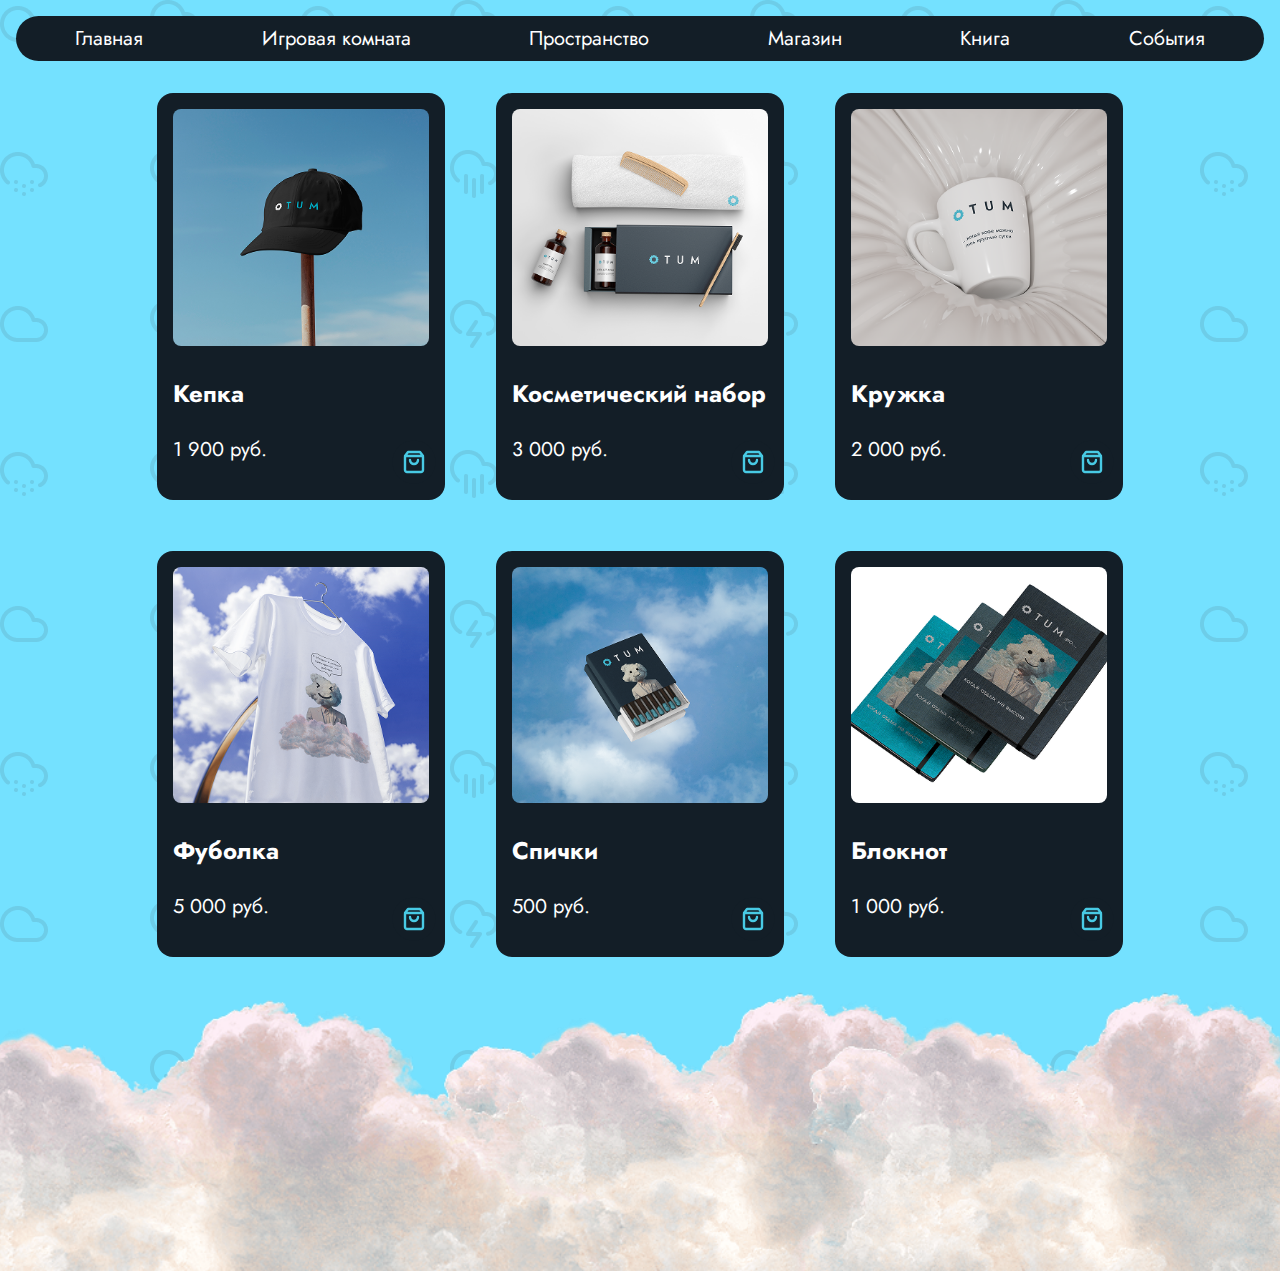
<file: images/shop/shop.html>
<!DOCTYPE html>
<html lang="ru">
<head>
    <meta charset="UTF-8">
    <meta name="viewport" content="width=device-width, initial-scale=1.0, maximum-scale=1.0, user-scalable=no">
    <link rel="shortcut icon" href="../images/icon.png" type="image/png">
    <link rel="stylesheet" href="../style.css" >
    <link rel="stylesheet" href="shop.css" >
    <link rel="preconnect" href="https://fonts.googleapis.com">
    <link rel="preconnect" href="https://fonts.gstatic.com" crossorigin>
    <link href="https://fonts.googleapis.com/css2?family=Jost:wght@400;700&display=swap" rel="stylesheet">
    <title>Магазин</title>
</head>
<body>
    <nav class="mobile-menu">
        <div class="menu-icon">
            <svg width="29" height="20" viewBox="0 0 29 20" fill="none" xmlns="http://www.w3.org/2000/svg">
                <path d="M2 2H27" stroke="white" stroke-width="3" stroke-linecap="round"/>
                <path d="M2 10H27" stroke="white" stroke-width="3" stroke-linecap="round"/>
                <path d="M2 18H27" stroke="white" stroke-width="3" stroke-linecap="round"/>
            </svg>
        </div>
        <div class="expand-menu">
            <a href="../index.html">Главная</a>
            <a href="https://aliskinaborisa.github.io/otum_module3/">Игровая комната</a>
            <a href="../space/space.html">Пространство</a>
            <a href="">Магазин</a>
            <a href="../error/error.html">Книга</a>
            <a href="../event/event.html">События</a>
        </div>
    </nav>

    <nav class="navigation-header">
        <a href="../index.html">Главная</a>
        <a href="https://aliskinaborisa.github.io/otum_module3/">Игровая комната</a>
        <a href="../space/space.html">Пространство</a>
        <a href="">Магазин</a>
        <a href="../error/error.html">Книга</a>
        <a href="../event/event.html">События</a>
    </nav>

    <section class="product-list">
        <div class="product-container">
            <img class="product-image" src="../images/cap.png" alt="Продукт" />
            <p class="product-name">Кепка</p>
            <p class="price">1 900 руб.</p>
            <svg class="shopping-bag" onclick="window.location.href='../error/error.html'" width="20" height="20" viewBox="0 0 20 20" fill="none" xmlns="http://www.w3.org/2000/svg">
                <path d="M2.5 5.00008L5 1.66675H15L17.5 5.00008M2.5 5.00008V16.6667C2.5 17.1088 2.67559 17.5327 2.98816 17.8453C3.30072 18.1578 3.72464 18.3334 4.16667 18.3334H15.8333C16.2754 18.3334 16.6993 18.1578 17.0118 17.8453C17.3244 17.5327 17.5 17.1088 17.5 16.6667V5.00008M2.5 5.00008H17.5M13.3333 8.33341C13.3333 9.21747 12.9821 10.0653 12.357 10.6904C11.7319 11.3156 10.8841 11.6667 10 11.6667C9.11595 11.6667 8.2681 11.3156 7.64298 10.6904C7.01786 10.0653 6.66667 9.21747 6.66667 8.33341" stroke="#48CAE4" stroke-width="2" stroke-linecap="round" stroke-linejoin="round"/>
            </svg>
        </div>
        <div class="product-container">
            <img class="product-image" src="../images/cosmetic.png" alt="Продукт"/>
            <p class="product-name">Косметический набор</p>
            <p class="price">3 000 руб.</p>
            <svg class="shopping-bag" onclick="window.location.href='../error/error.html'" width="20" height="20" viewBox="0 0 20 20" fill="none" xmlns="http://www.w3.org/2000/svg">
                <path d="M2.5 5.00008L5 1.66675H15L17.5 5.00008M2.5 5.00008V16.6667C2.5 17.1088 2.67559 17.5327 2.98816 17.8453C3.30072 18.1578 3.72464 18.3334 4.16667 18.3334H15.8333C16.2754 18.3334 16.6993 18.1578 17.0118 17.8453C17.3244 17.5327 17.5 17.1088 17.5 16.6667V5.00008M2.5 5.00008H17.5M13.3333 8.33341C13.3333 9.21747 12.9821 10.0653 12.357 10.6904C11.7319 11.3156 10.8841 11.6667 10 11.6667C9.11595 11.6667 8.2681 11.3156 7.64298 10.6904C7.01786 10.0653 6.66667 9.21747 6.66667 8.33341" stroke="#48CAE4" stroke-width="2" stroke-linecap="round" stroke-linejoin="round"/>
            </svg>
        </div>
        <div class="product-container">
            <img class="product-image" src="../images/cup.png" alt="Продукт"/>
            <p class="product-name">Кружка</p>
            <p class="price">2 000 руб.</p>
            <svg class="shopping-bag" onclick="window.location.href='../error/error.html'" width="20" height="20" viewBox="0 0 20 20" fill="none" xmlns="http://www.w3.org/2000/svg">
                <path d="M2.5 5.00008L5 1.66675H15L17.5 5.00008M2.5 5.00008V16.6667C2.5 17.1088 2.67559 17.5327 2.98816 17.8453C3.30072 18.1578 3.72464 18.3334 4.16667 18.3334H15.8333C16.2754 18.3334 16.6993 18.1578 17.0118 17.8453C17.3244 17.5327 17.5 17.1088 17.5 16.6667V5.00008M2.5 5.00008H17.5M13.3333 8.33341C13.3333 9.21747 12.9821 10.0653 12.357 10.6904C11.7319 11.3156 10.8841 11.6667 10 11.6667C9.11595 11.6667 8.2681 11.3156 7.64298 10.6904C7.01786 10.0653 6.66667 9.21747 6.66667 8.33341" stroke="#48CAE4" stroke-width="2" stroke-linecap="round" stroke-linejoin="round"/>
            </svg>
        </div>
        <div class="product-container">
            <img class="product-image" src="../images/tshirt.png" alt="Продукт"/>
            <p class="product-name">Фуболка</p>
            <p class="price">5 000 руб.</p>
            <svg class="shopping-bag" onclick="window.location.href='../error/error.html'" width="20" height="20" viewBox="0 0 20 20" fill="none" xmlns="http://www.w3.org/2000/svg">
                <path d="M2.5 5.00008L5 1.66675H15L17.5 5.00008M2.5 5.00008V16.6667C2.5 17.1088 2.67559 17.5327 2.98816 17.8453C3.30072 18.1578 3.72464 18.3334 4.16667 18.3334H15.8333C16.2754 18.3334 16.6993 18.1578 17.0118 17.8453C17.3244 17.5327 17.5 17.1088 17.5 16.6667V5.00008M2.5 5.00008H17.5M13.3333 8.33341C13.3333 9.21747 12.9821 10.0653 12.357 10.6904C11.7319 11.3156 10.8841 11.6667 10 11.6667C9.11595 11.6667 8.2681 11.3156 7.64298 10.6904C7.01786 10.0653 6.66667 9.21747 6.66667 8.33341" stroke="#48CAE4" stroke-width="2" stroke-linecap="round" stroke-linejoin="round"/>
            </svg>
        </div>
        <div class="product-container">
            <img class="product-image" src="../images/matches.png" alt="Продукт"/>
            <p class="product-name">Спички</p>
            <p class="price">500 руб.</p>
            <svg class="shopping-bag" onclick="window.location.href='../error/error.html'" width="20" height="20" viewBox="0 0 20 20" fill="none" xmlns="http://www.w3.org/2000/svg">
                <path d="M2.5 5.00008L5 1.66675H15L17.5 5.00008M2.5 5.00008V16.6667C2.5 17.1088 2.67559 17.5327 2.98816 17.8453C3.30072 18.1578 3.72464 18.3334 4.16667 18.3334H15.8333C16.2754 18.3334 16.6993 18.1578 17.0118 17.8453C17.3244 17.5327 17.5 17.1088 17.5 16.6667V5.00008M2.5 5.00008H17.5M13.3333 8.33341C13.3333 9.21747 12.9821 10.0653 12.357 10.6904C11.7319 11.3156 10.8841 11.6667 10 11.6667C9.11595 11.6667 8.2681 11.3156 7.64298 10.6904C7.01786 10.0653 6.66667 9.21747 6.66667 8.33341" stroke="#48CAE4" stroke-width="2" stroke-linecap="round" stroke-linejoin="round"/>
            </svg>
        </div>
        <div class="product-container">
            <img class="product-image" src="../images/notebook.png" alt="Продукт"/>
            <p class="product-name">Блокнот</p>
            <p class="price">1 000 руб.</p>
            <svg class="shopping-bag" onclick="window.location.href='../error/error.html'" width="20" height="20" viewBox="0 0 20 20" fill="none" xmlns="http://www.w3.org/2000/svg">
                <path d="M2.5 5.00008L5 1.66675H15L17.5 5.00008M2.5 5.00008V16.6667C2.5 17.1088 2.67559 17.5327 2.98816 17.8453C3.30072 18.1578 3.72464 18.3334 4.16667 18.3334H15.8333C16.2754 18.3334 16.6993 18.1578 17.0118 17.8453C17.3244 17.5327 17.5 17.1088 17.5 16.6667V5.00008M2.5 5.00008H17.5M13.3333 8.33341C13.3333 9.21747 12.9821 10.0653 12.357 10.6904C11.7319 11.3156 10.8841 11.6667 10 11.6667C9.11595 11.6667 8.2681 11.3156 7.64298 10.6904C7.01786 10.0653 6.66667 9.21747 6.66667 8.33341" stroke="#48CAE4" stroke-width="2" stroke-linecap="round" stroke-linejoin="round"/>
            </svg>
        </div>
    </section>

    <img class="footer-image" src="../images/cliped-footer-cloud.png" alt="Подвальное облако" />

    <script src="../mobile-menu.js"></script>
</body>
</html>
</file>
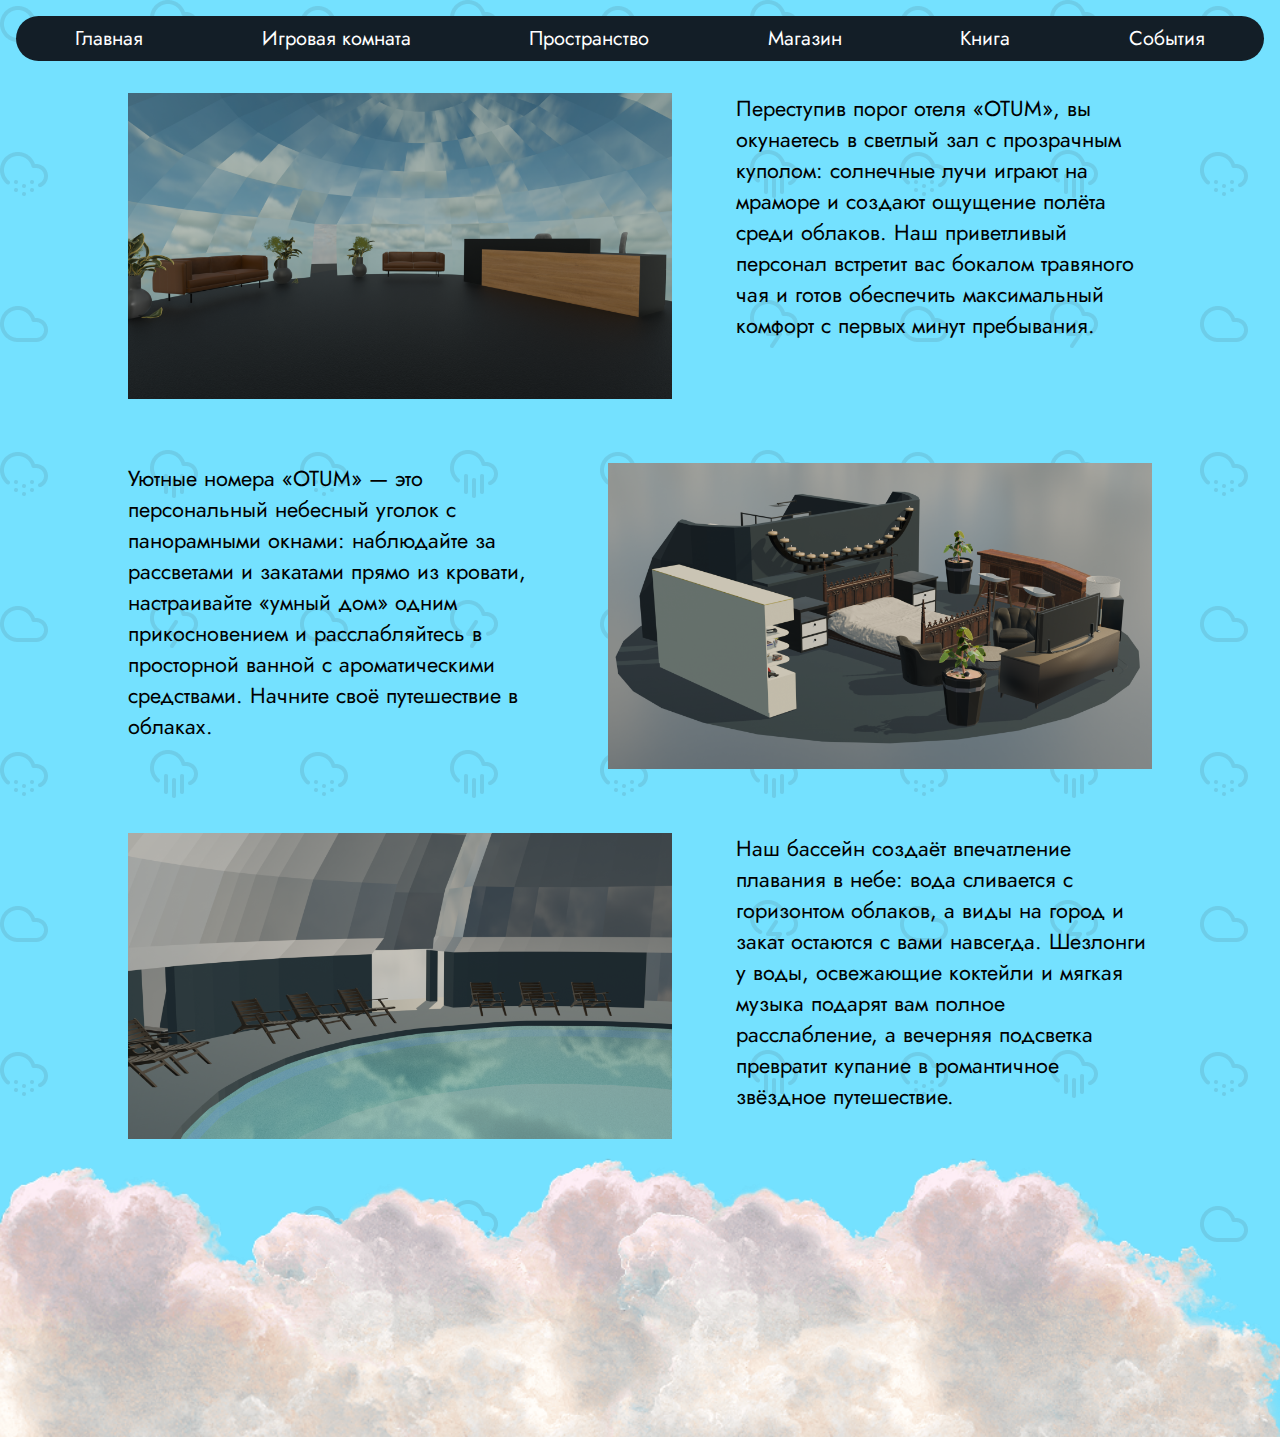
<file: images/space/space.html>
<!DOCTYPE html>
<html lang="ru">
    <head>
        <meta charset="UTF-8">
        <meta name="viewport" content="width=device-width, initial-scale=1.0, maximum-scale=1.0, user-scalable=no">
        <title>Пространство</title>
        <link rel="shortcut icon" href="../images/icon.png" type="image/png">
        <link rel="stylesheet" href="../style.css" >
        <link rel="stylesheet" href="space.css" >
        <link rel="preconnect" href="https://fonts.googleapis.com">
        <link rel="preconnect" href="https://fonts.gstatic.com" crossorigin>
        <link href="https://fonts.googleapis.com/css2?family=Jost:wght@400;700&display=swap" rel="stylesheet">
        <title>Пространство</title>
    </head>
    <body>
        <nav class="mobile-menu">
            <div class="menu-icon">
                <svg width="29" height="20" viewBox="0 0 29 20" fill="none" xmlns="http://www.w3.org/2000/svg">
                    <path d="M2 2H27" stroke="white" stroke-width="3" stroke-linecap="round"/>
                    <path d="M2 10H27" stroke="white" stroke-width="3" stroke-linecap="round"/>
                    <path d="M2 18H27" stroke="white" stroke-width="3" stroke-linecap="round"/>
                </svg>
            </div>
            <div class="expand-menu">
                <a href="../index.html">Главная</a>
                <a href="https://aliskinaborisa.github.io/otum_module3/">Игровая комната</a>
                <a href="../space/space.html">Пространство</a>
                <a href="../shop/shop.html">Магазин</a>
                <a href="../error/error.html">Книга</a>
                <a href="../event/event.html">События</a>
            </div>
        </nav>

        <nav class="navigation-header">
            <a href="../index.html">Главная</a>
            <a href="https://aliskinaborisa.github.io/otum_module3/">Игровая комната</a>
            <a href="../space/space.html">Пространство</a>
            <a href="../shop/shop.html">Магазин</a>
            <a href="../error/error.html">Книга</a>
            <a href="../event/event.html">События</a>
        </nav>

        <main>
            <section class="render-list">
                <div class="render-container reception-render">
                    <img class="reception-img" src="../images/render_reception.png" alt="Ресепшн"/>
                    <p>Переступив порог отеля «OTUM», вы окунаетесь в светлый зал с прозрачным куполом: солнечные лучи играют на мраморе и создают ощущение полёта среди облаков. Наш приветливый персонал встретит вас бокалом травяного чая и готов обеспечить максимальный комфорт с первых минут пребывания.</p>
                </div>
                <div class="render-container room-render">
                    <img class="room-img" src="../images/render_room.png" alt="Номер"/>
                    <p>Уютные номера «OTUM» — это персональный небесный уголок с панорамными окнами: наблюдайте за рассветами и закатами прямо из кровати, настраивайте «умный дом» одним прикосновением и расслабляйтесь в просторной ванной с ароматическими средствами. Начните своё путешествие в облаках.</p>
                </div>
                <div class="render-container pool-render">
                    <img class="pool-img" src="../images/render-pool.png" alt="Бассейн"/>
                    <p>Наш бассейн создаёт впечатление плавания в небе: вода сливается с горизонтом облаков, а виды на город и закат остаются с вами навсегда. Шезлонги у воды, освежающие коктейли и мягкая музыка подарят вам полное расслабление, а вечерняя подсветка превратит купание в романтичное звёздное путешествие.</p>
                </div>
            </section>

            <img class="footer-image" src="../images/cliped-footer-cloud.png" alt="Подвальное облако" />
        </main>

        <script src="../mobile-menu.js"></script>
    </body>
</html>
</file>
<file: style.css>
body {
    font-family: 'Jost', sans-serif;
    margin: 0;
    padding: 0;
    width: 100vw;
    height: 100vh;
    overflow-x: hidden;
    background-color: #74E1FF;
    background-image: url("images/background-pattern.png");

    /* Для IE, Edge */
    -ms-overflow-style: none;

    /* Для Firefox */
    scrollbar-width: none;
}

::-webkit-scrollbar {
    width: 0;
    height: 0;
}

.footer-image {
    transform: translateX(-25%);
    width: 200vw;
    display: block;
    margin: 0;
}

@media (min-width: 900px) {
    .footer-image {
        width: 130vw;
        transform: translateX(-10%);
    }
}
</file>
<file: welcome.css>
.welcome-section {
    height: 100vh;
}

.background {
    position: absolute;
    top: 0;
    left: 0;
    margin: 0;
    padding: 0;
    width: 100vw;
    height: 100vh;
    z-index: -1;

    background-image: url("images/clouds.png");
    background-size: cover;
    background-position: right bottom;
}


.logo-container {
    display: flex;
    flex-direction: column;
    justify-content: center;
    align-items: center;
    width: 100vw;
}

.logo-image {
    margin-top: 30%;
    width: 70%;
}

.welcome-h2 {
    margin: 10% 0 0 0;
    font-size: 7vw;
    color: #131E27;
    width: 70%;
}

.welcome-h3 {
    margin: 10% 0 0 0;
    font-size: 4.5vw;
    color: #131E27;
    width: 70%;
}

@media(min-width: 900px) {
    .background {
        left: auto;
        right: 0;
        width: 50vw;
        height: 100vh;
        background-position: right bottom;
    }

    .logo-container {
        width: 50vw;
    }

    .logo-image {
        margin-top: 10%;
        width: 70%;
    }

    .welcome-h2 {
        margin: 10% 0 0 0;
        font-size: 4vw;
        color: #131E27;
        width: 70%;
    }

    .welcome-h3 {
        margin: 10% 0 0 0;
        font-size: 2vw;
        color: #131E27;
        width: 70%;
    }
}
</file>
<file: project-gallery.css>
.gallery-section {
    height: 100vh;
    display: flex;
    justify-content: space-between;
    align-items: center;
}

.slider {
    overflow: hidden;
    position: relative;
    width: 100%;
}

.slides {
    display: flex;
    transition: transform 0.3s ease-in-out;
}

.playroom-image, .space-image, .shop-image  {
    width: 80vw;
    max-height: 100vh;
    margin: 0 10vw;
    flex-shrink: 0;
    box-sizing: border-box;
    object-fit: contain;
}

.right-chevron, .left-chevron {
    position: absolute;
    top: 50%;
    width: 10vw;
}

.right-chevron {
    right: 16px;
}

.left-chevron {
    left: 16px
}

@media(min-width: 900px) {
    .gallery-section {
        justify-content: center;
        margin: 5vw;
    }

    .right-chevron, .left-chevron {
        display: none;
    }

    .playroom-image, .space-image, .shop-image  {
        width: 20vw;
        margin: 0 5vw;
        transform: scale(0.9);
    }

    .playroom-image:hover, .space-image:hover, .shop-image:hover  {
        cursor: pointer;
        transition: transform 0.3s ease-in-out;
        transform: scale(1.0);
    }
}
</file>
<file: flying-plane.css>
.plane-path {
    position: absolute;
    height: 90vh;
    left: -50%;
    margin: 64px 0 64px 0;
}

.plane {
    position: absolute;
    left: 0;
    width: 35px;
    height: 29px;
}

@media (min-width: 900px) {
    .plane-path {
        width: 110vw;
        height: 100vh;
        left: 50%;
        transform: translateX(-50%);
    }
}
</file>
<file: callback.css>
.callback-section {
    margin: 16px;
    display: flex;
    flex-direction: column;
    justify-content: center;
    align-items: center;
    height: 100vh;
}

.winked-man-text {
    text-align: center;
    font-size: 7vw;
}

.winked-man {
    width: 55vw;
    z-index: -1;
}

.card-container {
    transform: translateY(-20%);
    display: flex;
    flex-direction: column;
    justify-content: center;
    align-items: center;
    width: 100%;

    background-color: #3DA8BE;
    border-radius: 16px;
}

.card-content {
    margin: 0 3vw;
}

.card-title {
    font-size: 6vw;
    font-weight: bold;
    text-align: center;
}

input {
    padding: 0 3vw;
    width: 100%;
    height: 7vh;
    box-sizing: border-box;
    margin-bottom: 2vh;
    border-radius: 16px;
    border-width: 0;
    font-size: 4vw;
}

.button {
    padding: 14px 8px;
    width: 100%;
    height: 7vh;
    margin: 16px 0;
    background-color: #131E27;
    border-radius: 16px;
    border-width: 0;
    color: white;
    font-size: 4vw;
    transition: background 0.2s, box-shadow 0.2s, transform 0.1s;
    box-shadow: 0 2px 4px rgba(0,0,0,0.1);
}

.button:hover {
    background: #0f1921;
    box-shadow: 0 4px 12px rgba(21,101,192,0.2);
    transform: scale(1.04);
}

@media (min-width: 900px) {
    .callback-section {
        flex-direction: row;
        flex-flow: row-reverse;
    }

    .winked-man-text {
        text-align: left;
        font-size: 2vw;
        width: 20vw;
        transform: translateY(-40%);
    }

    .winked-man {
        width: 20vw;
        transform: translateX(-27%) rotateZ(60deg);
    }

    .card-container {
        transform: translateY(0%);
        width: 50vw;
    }

    .card-title {
        font-size: 3vw;
        text-align: left;
    }

    input {
        height: max(7vh, 5vw);
        font-size: 2vw;
    }

    .button {
        height: max(7vh, 5vw);
        font-size: 2vw;
    }
}
</file>
<file: images/style.css>
body {
    font-family: 'Jost', sans-serif;
    margin: 0;
    padding: 0;
    width: 100vw;
    height: 100vh;
    overflow-x: hidden;
    background-color: #74E1FF;
    background-image: url("images/background-pattern.png");

    /* Для IE, Edge */
    -ms-overflow-style: none;

    /* Для Firefox */
    scrollbar-width: none;
}

::-webkit-scrollbar {
    width: 0;
    height: 0;
}

.navigation-header {
    display: none;
}

a {
    color: white;
    font-style: normal;
    padding: 8px;
    text-decoration: none;
    transition: transform 0.2s ease-in-out;
}

a:hover {
    color: #48CAE4;
    transform: scale(1.05);
}

.mobile-menu {
    background-color: #131E27;
    padding: 16px 0 16px 28px;
}

.menu-icon {
    width: fit-content;
}

.menu-icon.active {
    background-color: #1e2d3a;
    border-radius: 50%;
    box-shadow: 0 2px 8px rgba(0,0,0,0.08);
    transition: background 0.2s;
}

.expand-menu {
    background-color: #131E27;
    display: none;
    flex-direction: column;
    align-items: center;
}

.expand-menu a {
    padding: 4px;
}

.expand-menu.show {
    display: flex !important;
    animation: fadeInMenu 0.2s;
}

@keyframes fadeInMenu {
    from { opacity: 0; transform: translateY(-10px); }
    to { opacity: 1; transform: translateY(0); }
}

.footer-image {
    transform: translateX(-25%);
    width: 200vw;
    display: block;
    margin: 0;
}

@media (min-width: 900px) {

    .mobile-menu {
        display: none;
    }

    .navigation-header {
        display: flex;
        justify-content: space-around;
        margin: 16px;

        background-color: #131E27;
        color: white;
        border-radius: 48px;
        font-size: 20px;
    }

    .footer-image {
        width: 130vw;
        transform: translateX(-10%);
    }
}
</file>
<file: images/welcome.css>
.welcome-section {
    height: 100vh;
}

.background {
    position: absolute;
    top: 0;
    left: 0;
    margin: 0;
    padding: 0;
    width: 100vw;
    height: 100vh;
    z-index: -1;

    background-image: url("images/clouds.png");
    background-size: cover;
    background-position: right bottom;
}


.logo-container {
    display: flex;
    flex-direction: column;
    justify-content: center;
    align-items: center;
    width: 100vw;
}

.logo-image {
    margin-top: 30%;
    width: 70%;
}

.welcome-h2 {
    margin: 10% 0 0 0;
    font-size: 7vw;
    color: #131E27;
    width: 70%;
}

.welcome-h3 {
    margin: 10% 0 0 0;
    font-size: 4.5vw;
    color: #131E27;
    width: 70%;
}

@media(min-width: 900px) {
    .background {
        left: auto;
        right: 0;
        width: 50vw;
        height: 100vh;
        background-position: right bottom;
    }

    .logo-container {
        width: 50vw;
    }

    .logo-image {
        margin-top: 10%;
        width: 70%;
    }

    .welcome-h2 {
        margin: 10% 0 0 0;
        font-size: 4vw;
        color: white;
        width: 70%;
    }

    .welcome-h3 {
        margin: 10% 0 0 0;
        font-size: 2vw;
        color: white;
        width: 70%;
    }
}
</file>
<file: images/project-gallery.css>
.gallery-section {
    height: 100vh;
    display: flex;
    justify-content: space-between;
    align-items: center;
}

.slider {
    overflow: hidden;
    position: relative;
    width: 100%;
}

.slides {
    display: flex;
    transition: transform 0.3s ease-in-out;
}

.slides img {
    width: 80vw;
    max-height: 100vh;
    margin: 0 10vw;
    flex-shrink: 0;
    box-sizing: border-box;
    object-fit: contain;
}

.right-chevron, .left-chevron {
    position: absolute;
    top: 50%;
    width: 10vw;
}

.right-chevron {
    right: 16px;
}

.left-chevron {
    left: 16px
}

@media(min-width: 900px) {
    .gallery-section {
        justify-content: center;
        margin: 5vw;
    }

    .right-chevron, .left-chevron {
        width: 48px;
        transition: transform 0.1s ease-in-out;
    }

    .right-chevron:hover, .left-chevron:hover {
        cursor: pointer;
        transform: scale(1.1);
    }

    .slides img {
        width: 20vw;
        margin: 0 5vw;
        transform: scale(0.9);
        transition: transform 0.2s ease-in-out;
    }

    .slides img:hover {
        cursor: pointer;
        transform: scale(1.0);
    }
}
</file>
<file: images/flying-plane.css>
.plane-path {
    position: absolute;
    height: 90vh;
    left: -50%;
    margin: 64px 0 64px 0;
}

.plane {
    position: absolute;
    left: 0;
    width: 35px;
    height: 29px;
}

@media (min-width: 900px) {
    .plane-path {
        width: 110vw;
        height: 100vh;
        left: 50%;
        transform: translateX(-50%);
    }
}
</file>
<file: images/callback.css>
.callback-section {
    margin: 16px;
    display: flex;
    flex-direction: column;
    justify-content: center;
    align-items: center;
    height: 100vh;
}

.winked-man-text {
    text-align: center;
    font-size: 7vw;
}

.winked-man {
    width: 55vw;
    z-index: -1;
}

.card-container {
    transform: translateY(-20%);
    display: flex;
    flex-direction: column;
    justify-content: center;
    align-items: center;
    width: 100%;

    background-color: #3DA8BE;
    border-radius: 16px;
}

.card-content {
    margin: 0 3vw;
}

.card-title {
    font-size: 6vw;
    font-weight: bold;
    text-align: center;
}

input {
    padding: 0 3vw;
    width: 100%;
    height: 7vh;
    box-sizing: border-box;
    margin-bottom: 2vh;
    border-radius: 16px;
    border-width: 0;
    font-size: 4vw;
}

.button {
    padding: 14px 8px;
    width: 100%;
    height: 7vh;
    margin: 16px 0;
    background-color: #131E27;
    border-radius: 16px;
    border-width: 0;
    color: white;
    font-size: 4vw;
    transition: background 0.2s, box-shadow 0.2s, transform 0.1s;
    box-shadow: 0 2px 4px rgba(0,0,0,0.1);
}

.button:hover {
    background: #0f1921;
    box-shadow: 0 4px 12px rgba(21,101,192,0.2);
    transform: scale(1.04);
    cursor: pointer;
}

@media (min-width: 900px) {
    .callback-section {
        flex-direction: row;
        flex-flow: row-reverse;
    }

    .winked-man-text {
        text-align: left;
        font-size: 2vw;
        width: 20vw;
        transform: translateY(-40%);
    }

    .winked-man {
        width: 20vw;
        transform: translateX(-27%) rotateZ(60deg);
    }

    .card-container {
        transform: translateY(0%);
        width: 50vw;
    }

    .card-title {
        font-size: 3vw;
        text-align: left;
    }

    input {
        height: max(7vh, 5vw);
        font-size: 2vw;
    }

    .button {
        height: max(7vh, 5vw);
        font-size: 2vw;
    }
}
</file>
<file: event/event.css>
main {
    display: flex;
    flex-direction: column;
    justify-content: center;
    align-items: center;

    margin: 16px;
}

.poster-list {
    display: flex;
    flex-direction: column;
    justify-content: center;
    align-items: center;
}

.poster-container img {
    width: 100%;
}

.poster-container p {
    font-size: medium;
}

.poster-container {
    width: 70vw;
}

@media (min-width: 900px) {
    .poster-list {
        flex-direction: row;
        gap: 32px;
    }

    .poster-container {
        width: 20vw;
    }

    .poster-container p {
        font-size: large;
    }

    .poster-container-2 {
        display: flex;
        flex-direction: column-reverse;
    }
}
</file>
<file: shop/shop.css>
.product-list {
    display: flex;
    justify-content: center;
    align-items: center;
    flex-wrap: wrap;
    gap: 4vw;
    margin: 32px auto;
}

.product-container {
    position: relative;
    background-color: #131E27;
    border-radius: 16px;
    padding: 16px;
}

.product-image {
    width: 35vw;
    max-width: 300px;
    border-radius: 8px;
}

.product-name {
    color: white;
    font-weight: bold;
    font-size: 3.0vw;
}

.price {
    color: white;
    font-size: 2.8vw;
}

.shopping-bag {
    position: absolute;
    right: 1vw;
    bottom: 20px;
    padding: 8px;
    clip-path: circle();
    background-color: #131E27;
    transition: transform 0.3s ease-in-out,
                filter 0.3s ease-in-out;
}

.shopping-bag:hover {
    cursor: pointer;
    transform: scale(1.1);
    filter: brightness(120%);
    clip-path: circle();
}

@media (min-width: 900px) {
    .product-list {
        max-width: 1400px;
    }

    .product-image {
        width: 20vw;
    }

    .product-name {
        font-size: 24px;
        max-width: 20vw;
    }

    .price {
        font-size: 20px;
        max-width: 20vw;
    }

    .shopping-bag {
        transform: scale(1.2);
    }

    .shopping-bag:hover {
        transform: scale(1.3);
    }
}
</file>
<file: space/space.css>
main {
    display: flex;
    flex-direction: column;
    justify-content: center;
    align-items: center;

    margin: 16px;
}

.render-list {
    display: flex;
    flex-direction: column;
    justify-content: center;
    align-items: center;
}

.render-container img {
    width: 100%;
}

.render-container p {
    font-size: medium;
}

.render-container {
    width: 80vw;
}

@media (min-width: 900px) {
    .render-list {
        gap: 32px;
    }

    .render-container {
        width: 85vw;
    }

    .render-container img {
        width: 50%;
        margin: 16px 32px;
    }

    .render-container p {
        font-size: 1.7vw;
        margin: 16px 32px;
    }

    .reception-render {
        display: flex;
        flex-direction: row;
    }

    .room-render {
        display: flex;
        flex-direction: row-reverse;
    }

    .pool-render {
        display: flex;
        flex-direction: row;
    }
}
</file>
<file: images/shop/shop.css>
.product-list {
    display: flex;
    justify-content: center;
    align-items: center;
    flex-wrap: wrap;
    gap: 4vw;
    margin: 32px auto;
}

.product-container {
    position: relative;
    background-color: #131E27;
    border-radius: 16px;
    padding: 16px;
}

.product-image {
    width: 35vw;
    max-width: 300px;
    border-radius: 8px;
}

.product-name {
    color: white;
    font-weight: bold;
    font-size: 3.0vw;
}

.price {
    color: white;
    font-size: 2.8vw;
}

.shopping-bag {
    position: absolute;
    right: 1vw;
    bottom: 20px;
    padding: 8px;
    clip-path: circle();
    background-color: #131E27;
    transition: transform 0.3s ease-in-out,
                filter 0.3s ease-in-out;
}

.shopping-bag:hover {
    cursor: pointer;
    transform: scale(1.1);
    filter: brightness(120%);
    clip-path: circle();
}

@media (min-width: 900px) {
    .product-list {
        max-width: 1400px;
    }

    .product-image {
        width: 20vw;
    }

    .product-name {
        font-size: 24px;
        max-width: 20vw;
    }

    .price {
        font-size: 20px;
        max-width: 20vw;
    }

    .shopping-bag {
        transform: scale(1.2);
    }

    .shopping-bag:hover {
        transform: scale(1.3);
    }
}
</file>
<file: images/space/space.css>
main {
    display: flex;
    flex-direction: column;
    justify-content: center;
    align-items: center;

    margin: 16px;
}

.render-list {
    display: flex;
    flex-direction: column;
    justify-content: center;
    align-items: center;
}

.render-container img {
    width: 100%;
}

.render-container p {
    font-size: medium;
}

.render-container {
    width: 80vw;
}

@media (min-width: 900px) {
    .render-list {
        gap: 32px;
    }

    .render-container {
        width: 85vw;
    }

    .render-container img {
        width: 50%;
        margin: 16px 32px;
    }

    .render-container p {
        font-size: 1.7vw;
        margin: 16px 32px;
    }

    .reception-render {
        display: flex;
        flex-direction: row;
    }

    .room-render {
        display: flex;
        flex-direction: row-reverse;
    }

    .pool-render {
        display: flex;
        flex-direction: row;
    }
}
</file>
